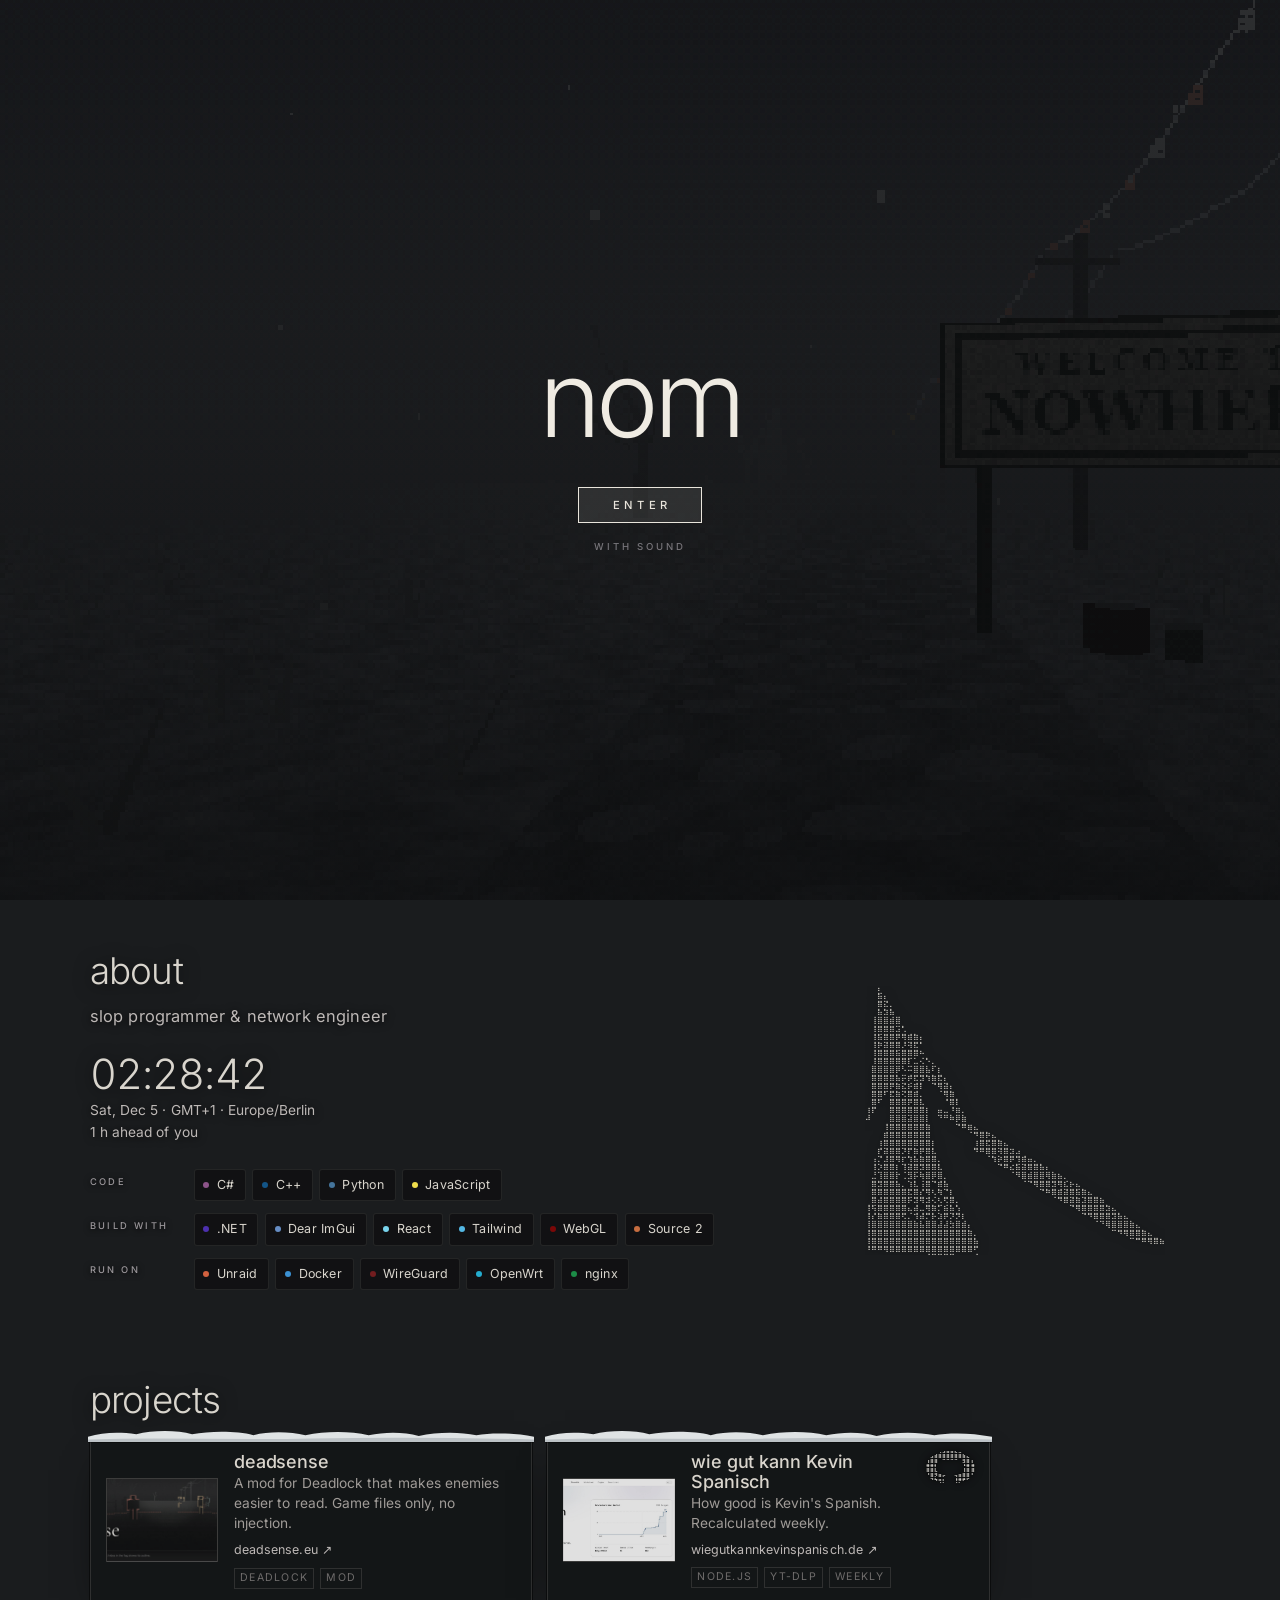
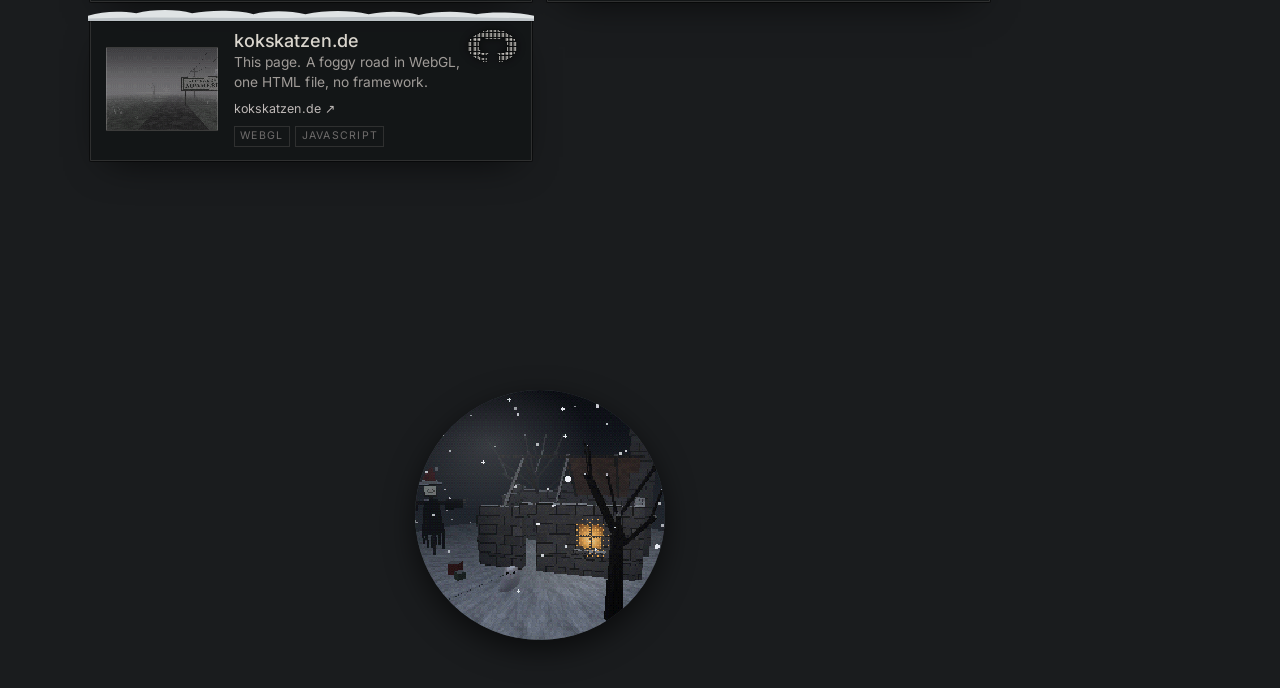
<file: index.html>
<!doctype html>
<html lang="en" data-fog-season="fog" data-fog-noise="on" data-fog-world="fog">
<head>
<meta charset="utf-8">
<meta name="viewport" content="width=device-width, initial-scale=1">
<title>nom</title>
<meta name="description" content="deadsense and wie gut kann Kevin Spanisch.">
<meta name="color-scheme" content="dark">
<meta name="theme-color" content="#1a1c1e">
<meta property="og:title" content="nom">
<meta property="og:type" content="website">
<meta property="og:url" content="https://kokskatzen.de/">
<link rel="icon" href="data:image/svg+xml,%3Csvg xmlns='http://www.w3.org/2000/svg' viewBox='0 0 32 32'%3E%3Crect width='32' height='32' fill='%231a1c1e'/%3E%3Cpath d='M6 27V9l6.5 5.5h7L26 9v18z' fill='%23bdb8b6'/%3E%3Crect x='22' y='22' width='6' height='6' fill='%23b5121b'/%3E%3C/svg%3E">
<link rel="preload" as="font" type="font/woff2" href="fog/fonts/sans.woff2" crossorigin>
<link rel="stylesheet" href="fog/fog.css?v=6">
<!-- THE SWITCH for the December edition on this site: "auto" (1 to 26 December), "on" or "off".
     Per device: add ?season=xmas / ?season=fog / ?season=auto -->
<script>window.FOG = { site: "landing", season: "on", options: false };</script>
<script src="fog/fog.js?v=1"></script>
<style>
/* landing page — the road into town. Kit: fog/fog.css. This sheet is layout only. */
html{ scroll-behavior:smooth; background:#1a1c1e; }
html[data-fog-noise="off"]{ scroll-behavior:auto; }
body.fg-root{ min-height:100vh; overflow-x:hidden; background:transparent; }
.fg-backdrop{ z-index:-1; }
/* the still stays underneath until the live scene has drawn */
.fg-scene{ background-image:url(stills/road.png); }
html[data-fog-season="xmas"] .fg-scene{ background-image:url(stills/road-xmas.png); }

.skip{ position:absolute; left:-999px; } .skip:focus{ left:12px; top:12px; z-index:99; background:#000; padding:.4em .8em; }

/* ------------------------------------------------------------ top bar */
.top{ position:fixed; z-index:40; inset:0 0 auto 0; display:flex; align-items:center; justify-content:space-between; gap:1rem;
  padding:.75rem clamp(1rem,4vw,3rem); background:linear-gradient(180deg, rgba(10,11,12,.72), rgba(10,11,12,0)); }
.top .brand{ font-family:var(--fg-serif); font-weight:500; font-size:1.45rem; letter-spacing:.03em; color:var(--fg-fog-3); text-decoration:none; }
.top nav{ display:flex; gap:clamp(.9rem,2.4vw,1.8rem); }
.top nav a{ font-family:var(--fg-sans); font-weight:500; font-size:.68rem; letter-spacing:.24em; text-transform:uppercase; color:var(--fg-fog-3); text-shadow:0 1px 6px rgba(0,0,0,.8); }

main{ position:relative; }
section{ position:relative; min-height:100vh; min-height:100svh; padding:6.5rem clamp(1.1rem,7vw,6.5rem) 5rem; display:flex; flex-direction:column; justify-content:center; }
.col{ width:min(100%,560px); }
.wide{ width:min(100%,1040px); }
h2{ font-weight:300 !important; font-size:clamp(2.6rem,6vw,4rem); text-transform:lowercase; margin:0 0 1.4rem !important; text-shadow:0 2px 18px rgba(0,0,0,.65); }
h2 small{ display:block; margin-bottom:.5rem; }

/* sections come out of the fog, once */
.js .emerge{ opacity:0; filter:blur(7px); transform:translateY(10px); transition:opacity 1.1s ease, filter 1.1s ease, transform 1.1s ease; }
.js .emerge.in{ opacity:1; filter:none; transform:none; }
html[data-fog-noise="off"] .emerge,html[data-fog-noise="low"] .emerge{ opacity:1 !important; filter:none !important; transform:none !important; transition:none !important; }

/* -------------------------------------------------------- title screen */
#home{ justify-content:flex-end; padding-bottom:clamp(3.5rem,10vh,7rem); }
#home::before{ content:""; position:absolute; inset:0; pointer-events:none; background:radial-gradient(62% 36% at 12% 63%, rgba(10,11,12,.6), transparent 100%); }
#home > *{ position:relative; }
.kicker{ margin:0; color:var(--fg-fog-3); font-weight:500; font-size:.66rem; letter-spacing:.42em; text-transform:uppercase; text-shadow:0 1px 8px #000; }
h1{ font-weight:300 !important; font-size:clamp(3.6rem,12.5vw,8.4rem); letter-spacing:-.01em !important; line-height:.95 !important; color:#efebe2 !important; text-shadow:0 2px 26px rgba(0,0,0,.7); margin:.05em 0 .12em -.04em !important; }
.epigraph{ margin:0 0 1.7rem; font-family:var(--fg-serif); font-style:italic; font-size:1.5rem; color:var(--fg-fog-3); text-shadow:0 1px 10px #000; }
.menu{ list-style:none; margin:0; padding:0; display:grid; gap:.1rem; justify-items:start; }
.menu a{ display:inline-block; padding:.12em .1em; font-size:1.75rem; font-weight:400; letter-spacing:.02em; color:#d2cec6; text-shadow:0 1px 10px #000; }
.menu a small{ font-family:var(--fg-memo); font-size:.7rem; letter-spacing:.14em; color:var(--fg-fog-2); margin-left:.9em; text-transform:uppercase; }
.meta{ margin:1.8rem 0 0; display:flex; gap:.9em; align-items:center; font-weight:500; font-size:.66rem; letter-spacing:.28em; text-transform:uppercase; color:var(--fg-fog-3); text-shadow:0 1px 8px #000; }
.meta i{ width:.55em; height:.55em; background:var(--fg-fog-2); display:inline-block; }

/* --------------------------------------------------------------- about */
.who{ display:flex; gap:1.1rem; align-items:center; }
.who .pfp{ flex:none; width:64px; height:64px; background:var(--fg-void); border:1px solid var(--fg-line-strong); display:grid; place-items:center; }
.who .pfp svg{ width:44px; height:44px; }
.who .t{ font-family:var(--fg-serif); font-size:1.8rem; line-height:1.2; }
.who .s{ font-size:.9rem; color:var(--fg-dim); }
.who .s a{ color:var(--fg-fog-3); }
.stack{ display:grid; gap:1rem; }
/* the Wood Side clock: Henry, Mildred and Scott */
.clockcard{ display:flex; gap:1.3rem; align-items:center; }
.clock{ flex:none; width:118px; height:118px; }
.clock .face{ fill:#0c0d0e; stroke:#5a5c5b; stroke-width:1.5; }
.clock .rim{ fill:none; stroke:#2c2f30; stroke-width:5; }
.clock .tick{ stroke:#8a8782; stroke-width:1.4; }
.clock .h{ stroke:#d9d5cd; stroke-width:3.4; stroke-linecap:square; }
.clock .m{ stroke:#d9d5cd; stroke-width:2.2; stroke-linecap:square; }
.clock .sec{ stroke:var(--fg-pen); stroke-width:1; }
.clock text{ font:italic 6.5px var(--fg-serif); fill:#77757a; text-anchor:middle; }
.clockcard .t{ font-family:var(--fg-sans); font-weight:300; font-size:1.9rem; line-height:1.15; letter-spacing:.04em; font-variant-numeric:tabular-nums; }
.clockcard .s{ font-size:.86rem; color:var(--fg-dim); }
.clockcard .hands{ margin-top:.5rem; font-family:var(--fg-serif); font-style:italic; font-size:1.1rem; color:var(--fg-faint); }
.inv h3{ font-size:1.05rem !important; letter-spacing:.2em !important; text-transform:uppercase; color:var(--fg-dim) !important; font-family:var(--fg-memo) !important; font-size:.72rem !important; margin:0 0 .8rem !important; }

/* ------------------------------------------------------------ projects */
.town{ display:grid; grid-template-columns:minmax(0,1.08fr) minmax(0,1fr); gap:1.3rem; align-items:start; }
.map{ padding:.7rem .7rem .5rem; transform:rotate(-.5deg); }
.map svg{ display:block; width:100%; height:auto; }
.map .ink{ fill:none; stroke:#2a2722; stroke-linecap:round; stroke-linejoin:round; }
.map .road{ stroke-width:5; stroke:#3b372f; } .map .road2{ stroke-width:1.2; stroke:#cdc6b1; stroke-dasharray:5 5; }
.map .lane{ stroke-width:2.2; }
.map .water{ fill:#aeb0a4; stroke:#2a2722; stroke-width:1.2; }
.map .thin{ stroke-width:1; } .map .fillink{ fill:#2a2722; }
.map text{ font-family:var(--fg-memo); font-size:13px; fill:#2a2722; }
.map text.sm{ font-size:9.5px; letter-spacing:.12em; }
.map text.pen{ font-family:var(--fg-serif); font-style:italic; font-size:17px; fill:var(--fg-pen); }
.map a{ cursor:pointer; outline:none; }
.map a text{ font-weight:700; font-size:14px; }
.map .ring{ fill:none; stroke:var(--fg-pen); stroke-width:2.4; stroke-linecap:round; stroke-dasharray:1; stroke-dashoffset:1; transition:stroke-dashoffset .4s ease-out; }
.map a:hover .ring,.map a:focus-visible .ring,.map a.is-marked .ring{ stroke-dashoffset:0; }
html[data-fog-noise="off"] .map .ring{ transition:none; }
.map .tick{ fill:none; stroke:var(--fg-pen); stroke-width:2.4; stroke-linecap:round; display:none; }
.map a.is-visited .tick{ display:block; }
.map figcaption{ margin-top:.3rem; font-size:.7rem; letter-spacing:.16em; text-transform:uppercase; color:#5a5446; text-align:right; }
.places{ display:grid; gap:.9rem; }
.proj{ display:grid !important; grid-template-columns:112px 1fr; gap:1rem; align-items:center; padding:.8rem .95rem !important; }
.proj .shot{ width:112px; height:84px; background:#000 center/cover no-repeat; border:1px solid var(--fg-line-strong); filter:grayscale(.6) contrast(.95) brightness(.9); transition:filter .25s; }
.proj:hover .shot,.proj:focus-visible .shot{ filter:none; }
.proj h3{ font-size:1.7rem; margin:0 0 .15rem !important; }
.proj p{ margin:0 0 .4rem; font-size:.86rem; line-height:1.45; color:var(--fg-dim); }
.proj .url{ font-size:.78rem; color:var(--fg-fog-3); word-break:break-all; }
.proj .tags{ display:flex; flex-wrap:wrap; gap:.35rem; margin-top:.45rem; }
.proj .tags span{ font-size:.66rem; letter-spacing:.12em; text-transform:uppercase; color:var(--fg-faint); border:1px solid var(--fg-line); padding:.1em .5em; }
.proj.is-visited h3::after{ content:""; display:inline-block; width:.8em; height:.8em; margin-left:.4em; background:var(--fg-pen-tick) center/contain no-repeat; }

/* ---------------------------------------------------------------- mail */
#letter{ min-height:78vh; }
.letter{ width:min(100%,470px); padding:1.6rem 1.7rem 1.4rem; transform:rotate(.6deg); }
.letter p{ margin:0 0 .9rem; font-size:1.15rem; line-height:1.5; }
.letter .hand{ font-family:var(--fg-serif); font-style:italic; font-size:1.8rem; line-height:1.4; }
.letter .fg-btn{ margin-top:.3rem; }
.links{ margin-top:1.6rem; display:flex; gap:.7rem; flex-wrap:wrap; }

/* ------------------------------------------------------------ December */
#december{ min-height:auto; padding-top:2rem; padding-bottom:3rem; }
.dec{ display:grid; grid-template-columns:minmax(0,1.25fr) minmax(0,.75fr); gap:1.3rem; align-items:center; }
.keybox{ padding:1.1rem 1.1rem 1.2rem; background:#231d18; border:1px solid #4a3d30; box-shadow:inset 0 0 0 4px #17130f, inset 0 0 40px rgba(0,0,0,.7), 0 14px 40px -18px #000; }
.keybox h3{ font-family:var(--fg-memo) !important; font-size:.72rem !important; letter-spacing:.2em !important; text-transform:uppercase; color:#b9a98c !important; margin:0 0 .9rem !important; }
.hooks{ display:grid; grid-template-columns:repeat(6,1fr); gap:.5rem .4rem; }
.hook{ position:relative; display:grid; justify-items:center; gap:.1rem; padding:.25rem 0 .3rem; font:inherit; color:#b9a98c; background:none; border:0; cursor:pointer; }
.hook b{ font-family:var(--fg-memo); font-size:.72rem; font-weight:400; letter-spacing:.06em; }
.hook svg{ width:22px; height:34px; }
.hook .key{ fill:var(--fg-brass); } .hook .nail{ fill:#6b6258; }
.hook.is-locked{ color:#6d6152; } .hook.is-locked .key{ fill:#3a322a; }
.hook.is-taken .key{ display:none; }
.hook.is-taken b{ color:var(--fg-pen); text-decoration:line-through; }
.hook:hover b,.hook:focus-visible b{ color:#f1ede4; } .hook:focus-visible{ outline:1px dashed var(--fg-pen); outline-offset:2px; }
.globe{ justify-self:center; text-align:center; }
.globe .glass{ position:relative; width:min(62vw,250px); aspect-ratio:1; border-radius:50%; overflow:hidden; background:#10151a; box-shadow:inset 0 0 0 2px rgba(210,225,235,.25), inset 12px 16px 40px rgba(255,255,255,.08), inset -14px -18px 40px rgba(0,0,0,.55), 0 10px 30px rgba(0,0,0,.6); }
.globe .glass canvas{ position:absolute; inset:0; width:100%; height:100%; image-rendering:pixelated; }
.globe .glass::after{ content:""; position:absolute; inset:0; border-radius:50%; background:radial-gradient(60% 40% at 30% 22%, rgba(255,255,255,.16), transparent 70%); pointer-events:none; }
.globe .base{ width:72%; height:38px; margin:-10px auto 0; background:#2b2119; border:1px solid #57442f; box-shadow:inset 0 0 0 3px #1c1510; position:relative; z-index:1; }
.globe .fg-label{ display:block; margin-top:.6rem; color:var(--fg-fog-2); }
.note{ width:min(92vw,430px); padding:1.6rem 1.6rem 1.2rem; border:0; }
.note::backdrop{ background:rgba(8,9,10,.72); }
.note p{ margin:0 0 1rem; font-size:1.3rem; line-height:1.4; }
.note cite{ display:block; font-family:var(--fg-sans); font-style:normal; font-size:.7rem; letter-spacing:.08em; color:#5a5446; margin-bottom:1rem; }

footer{ padding:1.5rem clamp(1.1rem,7vw,6.5rem) 2.2rem; font-size:.74rem; line-height:1.7; color:var(--fg-fog-2); background:linear-gradient(0deg, rgba(10,11,12,.94) 60%, transparent); text-shadow:0 1px 4px #000; }
footer a{ color:var(--fg-fog-3); }
footer .fg-link{ font-family:var(--fg-sans); font-weight:500; font-size:.64rem; letter-spacing:.22em; text-transform:uppercase; }
footer p{ margin:.2rem 0; max-width:64ch; }

@media (max-width:860px){
  .town,.dec{ grid-template-columns:1fr; }
  .top .brand{ display:none; } .top{ justify-content:center; }
  section{ padding-top:5rem; }
  .clock{ width:96px; height:96px; }
}
@media (max-width:480px){
  .proj{ grid-template-columns:84px 1fr; } .proj .shot{ width:84px; height:66px; }
  .menu a{ font-size:1.3rem; }
  .hooks{ grid-template-columns:repeat(6,1fr); gap:.35rem .1rem; }
}

/* ---- sleek pass (14.11.2026): one sans, no red underlines, short page ---- */
:root{ --fg-serif:var(--fg-sans); }
.fg-root .fg-link{ background:none; padding-bottom:0; font-weight:400; transition:color .18s; }
.top{ justify-content:space-between; }
.top nav a{ color:var(--fg-fog-2); }
.top nav a:hover,.top nav a[aria-current]{ color:#fff; }
section{ min-height:0; padding:3.2rem clamp(1.1rem,7vw,6.5rem) 2.4rem; }
#home{ min-height:100vh; min-height:100svh; }
#projects{ padding-bottom:22vh; }
.kicker{ font-size:.62rem; }
h1{ font-weight:300 !important; font-size:clamp(3rem,10vw,6.6rem); letter-spacing:-.045em !important; line-height:1 !important; margin:.08em 0 .2em -.05em !important; }
h2{ font-weight:300 !important; font-size:clamp(1.7rem,3.6vw,2.3rem); letter-spacing:-.02em !important; margin:0 0 1.1rem !important; }
.epigraph{ font-style:normal; font-weight:300; font-size:.98rem; letter-spacing:.01em; color:var(--fg-fog-2); margin-bottom:2rem; }
.menu{ gap:.35rem; }
.menu a{ font-size:1.05rem; font-weight:400; letter-spacing:.01em; padding:.1em 0; color:#cfcbc4; }
.menu a:hover,.menu a:focus-visible{ color:#fff; }
.clockcard .hands{ font-style:normal; font-size:.66rem; font-weight:500; letter-spacing:.2em; text-transform:uppercase; }
.clock text{ font:500 5px var(--fg-sans); letter-spacing:.18em; text-transform:uppercase; }
.clock .sec{ stroke:#9a969a; }
.wide{ width:min(100%,900px); }
.town{ display:block; }
.places{ grid-template-columns:1fr 1fr; }
.proj h3{ font-size:1.12rem; font-weight:500; letter-spacing:-.005em; }
.js .emerge{ filter:none; transform:none; transition:opacity .5s ease; }
.js .emerge.in{ opacity:1; }
@media (max-width:860px){ .places{ grid-template-columns:1fr; } .top{ justify-content:center; } }
/* ---- leaner (14.11.2026): time as one line, stack without a frame ---- */
h1{ margin-bottom:.35em !important; }
.clockcard{ background:none; border:0; box-shadow:none; padding:0; display:block; }
html[data-fog-season="xmas"] .clockcard::before{ display:none; }
.clockcard .t{ font-size:2.6rem; font-weight:300; letter-spacing:-.02em; text-shadow:0 2px 16px rgba(0,0,0,.7); }
.clockcard .s{ color:var(--fg-fog-3); text-shadow:0 1px 8px #000; }
.inv{ background:none; border:0; box-shadow:none; padding:0; }
html[data-fog-season="xmas"] .inv::before{ display:none; }
.inv h3{ display:none; }
.fg-item{ background:rgba(10,11,12,.6); }
/* ---- 14.11.2026: the owner line and the figure ---- */
.role{ margin:-.4rem 0 1.4rem; font-size:1.02rem; font-weight:400; letter-spacing:.01em; color:var(--fg-fog-3); text-shadow:0 1px 8px #000; }
#about{ flex-direction:row; flex-wrap:wrap; align-items:center; justify-content:flex-start; gap:2rem clamp(2rem,9vw,8rem); }
.him{ margin:0; font:8px/1.02 "Cascadia Mono","Segoe UI Symbol",Consolas,monospace; letter-spacing:0; color:#d9d5cd; opacity:.62; user-select:none; pointer-events:none; text-shadow:0 0 12px rgba(0,0,0,.8); }
.dec{ grid-template-columns:1fr; }
@media (max-width:860px){ .him{ font-size:4.4px; opacity:.5; } }
.figs{ display:flex; align-items:flex-end; gap:clamp(1.2rem,3vw,2.6rem); }
.dc{ display:flex; align-items:center; gap:.9rem; margin-bottom:.4rem; color:#d9d5cd; text-shadow:0 1px 8px #000; }
.dc pre{ margin:0; font:7px/1.02 "Cascadia Mono","Segoe UI Symbol",Consolas,monospace; opacity:.7; user-select:none; }
.dc span{ font-size:1.05rem; letter-spacing:.01em; user-select:all; }
.dc small{ display:block; font-size:.6rem; font-weight:500; letter-spacing:.24em; text-transform:uppercase; color:var(--fg-fog-2); user-select:none; }
@media (max-width:860px){ .figs{ flex-wrap:wrap; } .dc pre{ font-size:5px; } }
/* background music toggle */
.snd{ font:500 .68rem var(--fg-sans); letter-spacing:.24em; text-transform:uppercase; color:var(--fg-fog-2); background:none; border:0; padding:0; cursor:pointer; text-shadow:0 1px 6px rgba(0,0,0,.8); }
.snd:hover,.snd:focus-visible{ color:#fff; outline:none; }
.snd[aria-pressed="false"]{ color:var(--fg-fog-1); }
.dcm{ display:flex; align-items:center; gap:.6rem; padding:.1em 0; font-size:1.05rem; letter-spacing:.01em; color:#cfcbc4; text-shadow:0 1px 10px #000; }
.dcm span{ user-select:all; }
.dcm pre{ margin:0; font:4px/1.02 "Cascadia Mono","Segoe UI Symbol",Consolas,monospace; opacity:.75; user-select:none; }
/* enter screen: the fog before the road */
html.gated{ overflow:hidden; }
#gate{ position:fixed; inset:0; z-index:200; display:grid; place-items:center; cursor:pointer;
  background:linear-gradient(rgba(9,10,11,.78),rgba(9,10,11,.93)), url(stills/road.png) center/cover no-repeat #0b0c0d; image-rendering:pixelated;
  transition:opacity 1s ease, visibility 0s 1s; }
html[data-fog-season="xmas"] #gate{ background-image:linear-gradient(rgba(9,10,11,.78),rgba(9,10,11,.93)), url(stills/road-xmas.png); }
#gate.gone{ opacity:0; visibility:hidden; pointer-events:none; }
.gate-in{ text-align:center; image-rendering:auto; }
.gate-name{ margin:0; font-weight:300; font-size:clamp(3rem,10vw,6.6rem); letter-spacing:-.045em; line-height:1; color:#efebe2; }
.gate-btn{ margin-top:2.2rem; padding:.9em 2.6em; font:500 .7rem var(--fg-sans); letter-spacing:.42em; text-indent:.42em; text-transform:uppercase; color:#e9e5dc; background:none; border:1px solid rgba(233,229,220,.35); cursor:pointer; transition:background-color .2s, border-color .2s; }
.gate-btn:hover,.gate-btn:focus-visible{ background:rgba(233,229,220,.1); border-color:#e9e5dc; outline:none; }
.gate-hint{ margin:1rem 0 0; font-size:.6rem; font-weight:500; letter-spacing:.3em; text-transform:uppercase; color:var(--fg-fog-1); }
html[data-fog-noise="off"] #gate{ transition:none; }
@media (prefers-reduced-motion: reduce){ #gate{ transition:none; } }
.volbox{ display:inline-flex; align-items:center; gap:.9em; }
.vol{ font:500 .8rem/1 "Cascadia Mono",Consolas,"Courier New",monospace; letter-spacing:.06em; color:#e9e5dc; cursor:ew-resize; user-select:none; touch-action:none; padding:.5em 0; text-shadow:0 1px 6px rgba(0,0,0,.8); }
.vol.off{ color:var(--fg-fog-1); }
.vol:focus-visible{ outline:1px solid var(--fg-fog-3); outline-offset:3px; }
.vol{ font-size:.86rem; letter-spacing:0; }
.snd{ min-width:3.6em; text-align:left; }
.volnum{ font:500 .68rem var(--fg-sans); letter-spacing:.14em; color:var(--fg-fog-2); min-width:2em; text-shadow:0 1px 6px rgba(0,0,0,.8); }
.volbox{ gap:.7em; }
@media (max-width:860px){ .top{ justify-content:space-between !important; } }
@media (max-width:480px){ .top nav{ gap:.7rem; } .top nav a{ font-size:.6rem; letter-spacing:.16em; } .volnum,.snd{ display:none; } .vol{ font-size:.72rem; } }
/* perf (14.11.2026): the fixed backdrop gets its own compositor layer, so scrolling never repaints it;
   off-screen sections skip layout and paint */
.fg-backdrop{ transform:translateZ(0); will-change:transform; contain:strict; }
#projects,#december{ content-visibility:auto; contain-intrinsic-size:auto 700px; }
.him,.dc pre,.dcm pre{ contain:content; }
/* stack (14.11.2026): grouped, glass chips */
.inv{ display:grid; gap:.75rem; margin-top:.6rem; }
.tech{ display:grid; grid-template-columns:5.6rem 1fr; gap:.9rem; align-items:start; }
.tech .tl{ padding-top:.62em; font-size:.58rem; font-weight:500; letter-spacing:.26em; text-transform:uppercase; color:var(--fg-fog-2); text-shadow:0 1px 6px #000; }
.inv .fg-inventory{ gap:.4rem; }
.inv .fg-item{ gap:.6em; padding:.42em .85em .42em .7em; font-size:.78rem; letter-spacing:.02em; color:#d9d5cd; background:rgba(14,15,16,.72); border:1px solid rgba(233,229,220,.09); border-radius:3px;
  transition:border-color .2s, color .2s, background-color .2s; }
.inv .fg-item::before{ width:6px; height:6px; border-radius:50%; filter:saturate(.75); box-shadow:0 0 0 0 transparent; transition:box-shadow .2s, filter .2s; }
.inv .fg-item:hover{ color:#fff; background:rgba(22,23,25,.7); border-color:rgba(233,229,220,.22); }
.inv .fg-item:hover::before{ filter:none; box-shadow:0 0 8px var(--fg-c); }
#about .col{ width:min(100%,660px); }
@media (max-width:480px){ .tech{ grid-template-columns:1fr; gap:.35rem; } .tech .tl{ padding-top:0; } }
/* project cards with a GitHub mark (outside the card link: links cannot nest) */
.pw{ position:relative; display:grid; }
.pw.has-gh .proj{ padding-right:3.3rem !important; }
.gh{ position:absolute; top:.7rem; right:.75rem; z-index:2; padding:3px; color:#f4f1ea; opacity:.85; transition:opacity .18s, filter .18s; text-decoration:none; filter:drop-shadow(0 0 1px #000) drop-shadow(0 0 4px rgba(0,0,0,.9)); }
.gh pre{ margin:0; font:4.6px/1.02 "Cascadia Mono","Segoe UI Symbol",Consolas,monospace; font-weight:700; user-select:none; }
.gh:hover,.gh:focus-visible{ opacity:1; filter:drop-shadow(0 0 1px #000) drop-shadow(0 0 6px rgba(244,241,234,.45)); }
</style>
</head>
<body class="fg-root">
<a class="skip" href="#about">Skip to content</a>

<div id="gate" role="dialog" aria-label="Enter">
  <div class="gate-in">
    <p class="gate-name">nom</p>
    <button type="button" class="gate-btn">enter</button>
    <p class="gate-hint">with sound</p>
  </div>
</div>

<div class="fg-backdrop" aria-hidden="true">
  <canvas class="fg-scene" data-fog-scene="road" data-fog-sign="WELCOME TO|NOWHERE" data-fog-cat="cat.bin"></canvas>
</div>

<header class="top">
  <span class="volbox"><button class="snd" id="snd" type="button" aria-pressed="true" title="Mute / unmute">vol</button><span class="vol" id="vol" role="slider" tabindex="0" aria-label="Volume" aria-valuemin="0" aria-valuemax="100" aria-valuenow="40">━━━━●──────</span><span class="volnum" id="volnum" aria-hidden="true">40</span></span>
  <nav aria-label="Sections">
    <a class="fg-link" href="#home">home</a>
    <a class="fg-link" href="#about">about</a>
    <a class="fg-link" href="#projects">projects</a>
  </nav>
</header>

<main>
<section id="home">
  <div class="col">
    <h1>nom</h1>
    <ul class="menu">
      <li><a class="fg-link" href="#about">About</a></li>
      <li><a class="fg-link" href="#projects">Projects</a></li>
      <li><a class="fg-link" href="https://github.com/nomfpv">GitHub</a></li>
      <li><a class="fg-link" href="mailto:nomsec@proton.me">Mail</a></li>
      <li class="dcm" title="Discord"><span>nom787</span><pre aria-hidden="true">⠀⠀⣠⣶⣾⣿⣤⣶⣶⣤⣿⣷⣶⣄⠀⠀
⠀⣼⣿⣿⣿⣿⣿⣿⣿⣿⣿⣿⣿⣿⣧⠀
⢰⣿⣿⣿⠟⠛⢿⣿⣿⡿⠛⠻⣿⣿⣿⡆
⣿⣿⣿⣿⡀⠀⢨⣿⣿⡅⠀⢀⣿⣿⣿⣿
⣿⣿⣿⣿⣿⣿⣿⣿⣿⣿⣿⣿⣿⣿⣿⣿
⠈⠙⠿⢿⡖⠈⠉⠉⠉⠉⠁⢲⡿⠿⠋⠁</pre></li>
    </ul>
    <p class="meta"><span>germany</span><i></i><span id="metatime">--:--</span></p>
  </div>
</section>

<section id="about">
  <div class="col">
    <h2 class="emerge">about</h2>
    <p class="role emerge">slop programmer &amp; network engineer</p>
    <div class="stack">
      <div class="fg-card clockcard emerge">
        <div>
          <div class="t" id="ctime">--:--:--</div>
          <div class="s" id="cdate">&nbsp;</div>
          <div class="s" id="crel">&nbsp;</div>
        </div>
      </div>
      <div class="fg-card inv emerge">
        <h3>Stack</h3>
        <div class="tech"><span class="tl">code</span><ul class="fg-inventory"><li class="fg-item" style="--fg-c:#9b4f96">C#</li><li class="fg-item" style="--fg-c:#00599c">C++</li><li class="fg-item" style="--fg-c:#3776ab">Python</li><li class="fg-item" style="--fg-c:#f7df1e">JavaScript</li></ul></div>
        <div class="tech"><span class="tl">build with</span><ul class="fg-inventory"><li class="fg-item" style="--fg-c:#512bd4">.NET</li><li class="fg-item" style="--fg-c:#5a8fd8">Dear ImGui</li><li class="fg-item" style="--fg-c:#61dafb">React</li><li class="fg-item" style="--fg-c:#38bdf8">Tailwind</li><li class="fg-item" style="--fg-c:#990000">WebGL</li><li class="fg-item" style="--fg-c:#e0682b">Source 2</li></ul></div>
        <div class="tech"><span class="tl">run on</span><ul class="fg-inventory"><li class="fg-item" style="--fg-c:#f15a2c">Unraid</li><li class="fg-item" style="--fg-c:#2496ed">Docker</li><li class="fg-item" style="--fg-c:#88171a">WireGuard</li><li class="fg-item" style="--fg-c:#00b5e2">OpenWrt</li><li class="fg-item" style="--fg-c:#009639">nginx</li></ul></div>
      </div>
    </div>
  </div>
  <div class="figs">
  <pre class="him emerge" aria-hidden="true">⠀⠀⣆⠀⠀⠀⠀⠀⠀⠀⠀⠀⠀⠀⠀⠀⠀⠀⠀⠀⠀⠀⠀⠀⠀⠀⠀⠀⠀⠀⠀⠀⠀⠀⠀⠀⠀⠀⠀⠀⠀⠀⠀⠀⠀⠀⠀⠀⠀⠀
⠀⠀⣷⣆⠀⠀⠀⠀⠀⠀⠀⠀⠀⠀⠀⠀⠀⠀⠀⠀⠀⠀⠀⠀⠀⠀⠀⠀⠀⠀⠀⠀⠀⠀⠀⠀⠀⠀⠀⠀⠀⠀⠀⠀⠀⠀⠀⠀⠀⠀
⠀⠀⡿⡮⡄⠀⠀⠀⠀⠀⠀⠀⠀⠀⠀⠀⠀⠀⠀⠀⠀⠀⠀⠀⠀⠀⠀⠀⠀⠀⠀⠀⠀⠀⠀⠀⠀⠀⠀⠀⠀⠀⠀⠀⠀⠀⠀⠀⠀⠀
⠀⢀⣷⣽⢷⣀⠀⠀⠀⠀⠀⠀⠀⠀⠀⠀⠀⠀⠀⠀⠀⠀⠀⠀⠀⠀⠀⠀⠀⠀⠀⠀⠀⠀⠀⠀⠀⠀⠀⠀⠀⠀⠀⠀⠀⠀⠀⠀⠀⠀
⠀⢸⣿⣿⣿⣿⡀⠀⠀⠀⠀⠀⠀⠀⠀⠀⠀⠀⠀⠀⠀⠀⠀⠀⠀⠀⠀⠀⠀⠀⠀⠀⠀⠀⠀⠀⠀⠀⠀⠀⠀⠀⠀⠀⠀⠀⠀⠀⠀⠀
⠀⢸⣿⣿⣿⣴⣡⢀⡀⠀⠀⠀⠀⠀⠀⠀⠀⠀⠀⠀⠀⠀⠀⠀⠀⠀⠀⠀⠀⠀⠀⠀⠀⠀⠀⠀⠀⠀⠀⠀⠀⠀⠀⠀⠀⠀⠀⠀⠀⠀
⠀⢸⡷⣿⣿⣟⢻⣿⣿⡆⠀⠀⠀⠀⠀⠀⠀⠀⠀⠀⠀⠀⠀⠀⠀⠀⠀⠀⠀⠀⠀⠀⠀⠀⠀⠀⠀⠀⠀⠀⠀⠀⠀⠀⠀⠀⠀⠀⠀⠀
⠀⢸⣟⣾⣿⣿⣜⣺⣯⠁⠀⠀⠀⠀⠀⠀⠀⠀⠀⠀⠀⠀⠀⠀⠀⠀⠀⠀⠀⠀⠀⠀⠀⠀⠀⠀⠀⠀⠀⠀⠀⠀⠀⠀⠀⠀⠀⠀⠀⠀
⠀⢸⣿⣿⣿⣷⣿⣿⡿⢓⡀⠀⠀⠀⠀⠀⠀⠀⠀⠀⠀⠀⠀⠀⠀⠀⠀⠀⠀⠀⠀⠀⠀⠀⠀⠀⠀⠀⠀⠀⠀⠀⠀⠀⠀⠀⠀⠀⠀⠀
⠀⣸⣿⣿⣿⣿⡿⣇⣤⣢⡑⣄⠀⠀⠀⠀⠀⠀⠀⠀⠀⠀⠀⠀⠀⠀⠀⠀⠀⠀⠀⠀⠀⠀⠀⠀⠀⠀⠀⠀⠀⠀⠀⠀⠀⠀⠀⠀⠀⠀
⠀⣿⣿⣿⣿⡟⣑⢒⣿⣿⡷⡃⣇⠀⠀⠀⠀⠀⠀⠀⠀⠀⠀⠀⠀⠀⠀⠀⠀⠀⠀⠀⠀⠀⠀⠀⠀⠀⠀⠀⠀⠀⠀⠀⠀⠀⠀⠀⠀⠀
⠀⣿⣿⣿⣿⡷⣖⢟⢯⡽⠹⣿⣯⣆⠀⠀⠀⠀⠀⠀⠀⠀⠀⠀⠀⠀⠀⠀⠀⠀⠀⠀⠀⠀⠀⠀⠀⠀⠀⠀⠀⠀⠀⠀⠀⠀⠀⠀⠀⠀
⠀⣿⣿⣿⣟⡿⣮⣗⢿⠇⠀⠈⢻⣾⡆⠀⠀⠀⠀⠀⠀⠀⠀⠀⠀⠀⠀⠀⠀⠀⠀⠀⠀⠀⠀⠀⠀⠀⠀⠀⠀⠀⠀⠀⠀⠀⠀⠀⠀⠀
⠀⣿⣿⠃⣯⣿⣪⣿⣿⡄⠀⠀⠀⢻⣿⡀⠀⠀⠀⠀⠀⠀⠀⠀⠀⠀⠀⠀⠀⠀⠀⠀⠀⠀⠀⠀⠀⠀⠀⠀⠀⠀⠀⠀⠀⠀⠀⠀⠀⠀
⠀⣿⠃⠀⣿⣿⣿⣟⣿⣧⠀⠀⠀⠈⢿⠇⠀⠀⠀⠀⠀⠀⠀⠀⠀⠀⠀⠀⠀⠀⠀⠀⠀⠀⠀⠀⠀⠀⠀⠀⠀⠀⠀⠀⠀⠀⠀⠀⠀⠀
⢸⠏⠀⠀⣿⣿⣿⣿⣿⣿⡇⠀⣶⣤⡘⣿⡄⠀⠀⠀⠀⠀⠀⠀⠀⠀⠀⠀⠀⠀⠀⠀⠀⠀⠀⠀⠀⠀⠀⠀⠀⠀⠀⠀⠀⠀⠀⠀⠀⠀
⠚⠀⠀⢀⣿⣿⣿⣾⣿⣿⡇⠀⠈⠉⠛⣟⣿⠀⠀⠀⠀⠀⠀⠀⠀⠀⠀⠀⠀⠀⠀⠀⠀⠀⠀⠀⠀⠀⠀⠀⠀⠀⠀⠀⠀⠀⠀⠀⠀⠀
⠀⠀⠀⢸⣿⣿⣿⣿⣿⣿⣿⠀⠀⠀⠀⠈⠛⢿⣦⣀⡀⠀⠀⠀⠀⠀⠀⠀⠀⠀⠀⠀⠀⠀⠀⠀⠀⠀⠀⠀⠀⠀⠀⠀⠀⠀⠀⠀⠀⠀
⠀⠀⠀⣿⣿⣿⣿⣿⣿⣿⣿⠀⠀⠀⠀⠀⠀⠀⠙⣿⣟⣦⡀⠀⠀⠀⠀⠀⠀⠀⠀⠀⠀⠀⠀⠀⠀⠀⠀⠀⠀⠀⠀⠀⠀⠀⠀⠀⠀⠀
⠀⠀⢸⣿⣿⣿⣿⣿⡿⣿⣿⡇⠀⠀⠀⠀⠀⠀⣸⣿⣯⣿⣿⣦⠀⠀⠀⠀⠀⠀⠀⠀⠀⠀⠀⠀⠀⠀⠀⠀⠀⠀⠀⠀⠀⠀⠀⠀⠀⠀
⠀⠀⣏⢾⣿⣿⠜⡏⡿⡟⣿⣧⠀⠀⠀⠀⠀⠀⠙⠛⢿⡿⡺⣿⣽⣴⢀⠀⠀⠀⠀⠀⠀⠀⠀⠀⠀⠀⠀⠀⠀⠀⠀⠀⠀⠀⠀⠀⠀⠀
⠀⢰⡌⣼⣿⠻⣏⣹⣷⣿⣿⣿⡄⠀⠀⠀⠀⠀⠀⠀⠀⠹⣞⣿⠟⣹⣿⣶⣄⡀⠀⠀⠀⠀⠀⠀⠀⠀⠀⠀⠀⠀⠀⠀⠀⠀⠀⠀⠀⠀
⠀⢸⣜⣿⣿⡇⢸⣾⣿⡽⣿⣿⣧⠀⠀⠀⠀⠀⠀⠀⠀⠀⠈⠛⢮⣷⣾⢿⣿⣷⣆⡀⠀⠀⠀⠀⠀⠀⠀⠀⠀⠀⠀⠀⠀⠀⠀⠀⠀⠀
⠀⣬⣸⣿⣿⡏⠠⡽⡗⢻⣿⣟⢿⡄⠀⠀⠀⠀⠀⠀⠀⠀⠀⠀⠀⠙⢿⣿⣿⣿⣻⣿⣷⢄⠀⠀⠀⠀⠀⠀⠀⠀⠀⠀⠀⠀⠀⠀⠀⠀
⠀⣿⣽⣿⣿⣷⣄⣸⣧⢰⣿⠈⡿⣷⠀⠀⠀⠀⠀⠀⠀⠀⠀⠀⠀⠀⠀⠈⠻⣿⡿⣽⢻⣧⣗⣦⡀⠀⠀⠀⠀⠀⠀⠀⠀⠀⠀⠀⠀⠀
⠀⣿⢿⣿⣿⣿⣿⣯⣿⣎⢻⢣⠻⣈⣇⠀⠀⠀⠀⠀⠀⠀⠀⠀⠀⠀⠀⠀⠀⠈⠛⢿⣿⣾⣿⡷⣿⣦⣀⠀⠀⠀⠀⠀⠀⠀⠀⠀⠀⠀
⢀⣿⣾⣿⣿⣿⣿⠗⢽⠻⣽⡢⣣⢫⡿⡄⠀⠀⠀⠀⠀⠀⠀⠀⠀⠀⠀⠀⠀⠀⠀⠀⠙⠿⣾⣿⣼⣿⣿⣷⡀⠀⠀⠀⠀⠀⠀⠀⠀⠀
⢸⢳⡿⣿⣿⣿⣿⢦⢾⢤⣻⡿⡅⣷⣷⣱⠀⠀⠀⠀⠀⠀⠀⠀⠀⠀⠀⠀⠀⠀⠀⠀⠀⠀⠈⠻⣿⣿⣿⣿⣽⣦⡀⠀⠀⠀⠀⠀⠀⠀
⢸⣎⣿⣿⣿⣿⣫⣄⡹⡾⣍⣗⢼⢟⡜⣝⢇⠀⠀⠀⠀⠀⠀⠀⠀⠀⠀⠀⠀⠀⠀⠀⠀⠀⠀⠀⠈⠙⢿⣿⣿⣽⣷⣦⡀⠀⠀⠀⠀⠀
⢸⣿⣿⣿⣿⣿⣿⣿⣿⣷⣿⣿⣾⣾⣽⣿⣿⡆⠀⠀⠀⠀⠀⠀⠀⠀⠀⠀⠀⠀⠀⠀⠀⠀⠀⠀⠀⠀⠀⠈⠻⣿⣿⣿⣿⣦⡀⠀⠀⠀
⢸⣿⣿⣿⣿⣿⣿⣿⣿⣿⣿⣿⣿⣿⣿⣿⣿⣿⡄⠀⠀⠀⠀⠀⠀⠀⠀⠀⠀⠀⠀⠀⠀⠀⠀⠀⠀⠀⠀⠀⠀⠀⠙⠻⣿⣿⣿⣦⣀⠀
⢸⣿⣿⣿⣿⣿⣿⣿⣿⣿⣿⣿⣿⣿⣿⣿⣿⣿⣷⠀⠀⠀⠀⠀⠀⠀⠀⠀⠀⠀⠀⠀⠀⠀⠀⠀⠀⠀⠀⠀⠀⠀⠀⠀⠀⠉⠛⠻⠿⠷
⠘⠛⠛⠻⠿⠿⠿⠿⠿⠿⢿⣿⣿⣿⣿⠿⠿⠿⢋⠀⠀⠀⠀⠀⠀⠀⠀⠀⠀⠀⠀⠀⠀⠀⠀⠀⠀⠀⠀⠀⠀⠀⠀⠀⠀⠀⠀⠀⠀⠀</pre>
  </div>
</section>

<section id="projects">
  <div class="wide">
    <h2 class="emerge">projects</h2>
    <div class="town">
      <div class="places">
        <div class="pw emerge">
        <a class="fg-card proj" data-place="deadsense" href="https://deadsense.eu">
          <div class="shot" style="background-image:url(img/deadsense.jpg)"></div>
          <div>
            <h3>deadsense</h3>
            <p>A mod for Deadlock that makes enemies easier to read. Game files only, no injection.</p>
            <div class="url">deadsense.eu &nearr;</div>
            <div class="tags"><span>Deadlock</span><span>Mod</span></div>
          </div>
        </a>
        </div>
        <div class="pw has-gh emerge">
        <a class="fg-card proj" data-place="spanisch" href="https://wiegutkannkevinspanisch.de">
          <div class="shot" style="background-image:url(img/spanisch.jpg);background-position:85% 40%"></div>
          <div>
            <h3>wie gut kann Kevin Spanisch</h3>
            <p>How good is Kevin's Spanish. Recalculated weekly.</p>
            <div class="url">wiegutkannkevinspanisch.de &nearr;</div>
            <div class="tags"><span>Node.js</span><span>yt-dlp</span><span>Weekly</span></div>
          </div>
        </a>
        <a class="gh" href="https://github.com/nomfpv/wiegutkannkevinspanish" title="Source on GitHub" aria-label="wie gut kann Kevin Spanisch on GitHub"><pre aria-hidden="true">⠀⠀⣠⣴⣾⣿⣿⣷⣶⣄⠀⠀
⢀⣾⣿⠛⠿⠿⠿⠿⠛⣿⣷⡀
⣼⣿⡟⠀⠀⠀⠀⠀⠀⢺⣿⣧
⣿⣿⡇⠀⠀⠀⠀⠀⠀⢨⣿⣿
⢻⣿⣷⣀⠀⠀⠀⠀⣀⣼⣿⡟
⠀⢿⣎⠛⠋⠀⠀⢹⣿⣿⡿⠀
⠀⠀⠙⠻⠇⠀⠀⠸⠟⠋⠀⠀</pre></a>
        </div>
        <div class="pw has-gh emerge">
        <a class="fg-card proj" data-place="site" href="https://kokskatzen.de">
          <div class="shot" style="background-image:url(stills/road.png);background-position:72% 45%;image-rendering:pixelated"></div>
          <div>
            <h3>kokskatzen.de</h3>
            <p>This page. A foggy road in WebGL, one HTML file, no framework.</p>
            <div class="url">kokskatzen.de &nearr;</div>
            <div class="tags"><span>WebGL</span><span>JavaScript</span></div>
          </div>
        </a>
        <a class="gh" href="https://github.com/nomfpv/kokskatzen.de" title="Source on GitHub" aria-label="kokskatzen.de on GitHub"><pre aria-hidden="true">⠀⠀⣠⣴⣾⣿⣿⣷⣶⣄⠀⠀
⢀⣾⣿⠛⠿⠿⠿⠿⠛⣿⣷⡀
⣼⣿⡟⠀⠀⠀⠀⠀⠀⢺⣿⣧
⣿⣿⡇⠀⠀⠀⠀⠀⠀⢨⣿⣿
⢻⣿⣷⣀⠀⠀⠀⠀⣀⣼⣿⡟
⠀⢿⣎⠛⠋⠀⠀⢹⣿⣿⡿⠀
⠀⠀⠙⠻⠇⠀⠀⠸⠟⠋⠀⠀</pre></a>
        </div>
      </div>
    </div>
  </div>
</section>

<section id="december" class="fg-xmas-only" aria-label="December">
  <div class="wide dec">
    <div class="globe emerge">
      <div class="glass"><canvas data-fog-scene="globe" data-fog-cat="cat.bin" aria-label="A snow globe with a cottage, a scarecrow and a cat" role="img"></canvas></div>
    </div>
  </div>
</section>

</main>

<dialog class="fg-card fg-card--memo fg-card--nosnow note" id="note"><p id="notetext"></p><cite id="notecite"></cite><button class="fg-btn fg-btn--paper" type="button" id="noteclose">Put it away</button></dialog>

<script>
(() => {
  "use strict";
  document.documentElement.classList.add("js");
  const $ = id => document.getElementById(id);
  const store = { get(k) { try { return JSON.parse(localStorage.getItem(k)) || []; } catch (e) { return []; } }, set(k, v) { try { localStorage.setItem(k, JSON.stringify(v)); } catch (e) {} } };

  // The clock (Europe/Berlin)
  const ticks = $("ticks");
  for (let i = 0; ticks && i < 12; i++) {
    const a = i * Math.PI / 6, r1 = i % 3 ? 39 : 35, l = document.createElementNS("http://www.w3.org/2000/svg", "line");
    l.setAttribute("class", "tick");
    l.setAttribute("x1", 50 + Math.sin(a) * r1); l.setAttribute("y1", 50 - Math.cos(a) * r1);
    l.setAttribute("x2", 50 + Math.sin(a) * 42); l.setAttribute("y2", 50 - Math.cos(a) * 42);
    ticks.appendChild(l);
  }
  const TZ = "Europe/Berlin";
  const parts = d => Object.fromEntries(new Intl.DateTimeFormat("en-GB", { timeZone: TZ, hour12: false, year: "numeric", month: "2-digit", day: "2-digit", hour: "2-digit", minute: "2-digit", second: "2-digit" }).formatToParts(d).map(p => [p.type, p.value]));
  const offsetMin = d => { const p = parts(d); return Math.round((Date.UTC(p.year, p.month - 1, p.day, p.hour % 24, p.minute, p.second) - d.setMilliseconds(0)) / 60000); };
  const hand = (id, deg) => { const e = $(id); if (e) e.setAttribute("transform", `rotate(${deg} 50 50)`); };
  const tick = () => {
    if (document.hidden) return;
    const d = new Date(), p = parts(d), h = +p.hour % 24, m = +p.minute, s = +p.second;
    hand("hh", (h % 12) * 30 + m * .5); hand("mm", m * 6 + s * .1); hand("ss", s * 6);
    const hm = `${String(h).padStart(2, "0")}:${p.minute}`;
    $("ctime").textContent = `${hm}:${p.second}`; $("metatime").textContent = hm;
    const off = offsetMin(new Date(d));
    const wd = new Intl.DateTimeFormat("en-US", { timeZone: TZ, weekday: "short", month: "short", day: "numeric" }).format(d);
    $("cdate").textContent = `${wd} · GMT${off >= 0 ? "+" : "-"}${Math.abs(off / 60)} · Europe/Berlin`;
    const diff = (off + new Date().getTimezoneOffset()) / 60;
    $("crel").textContent = diff === 0 ? "Same timezone as you" : `${Math.abs(diff)} h ${diff > 0 ? "ahead of" : "behind"} you`;
  };
  tick(); setInterval(tick, 1000); document.addEventListener("visibilitychange", tick);

  // current section in the top bar
  const links = [...document.querySelectorAll(".top nav a")], secs = links.map(a => document.querySelector(a.getAttribute("href")));
  const so = new IntersectionObserver(es => es.forEach(e => { if (e.isIntersecting) links.forEach((a, i) => secs[i] === e.target ? a.setAttribute("aria-current", "true") : a.removeAttribute("aria-current")); }), { rootMargin: "-45% 0px -45% 0px" });
  secs.forEach(s => so.observe(s));

  // sections come out of the fog
  const uo = new IntersectionObserver(es => es.forEach(e => { if (e.isIntersecting) { e.target.classList.add("in"); uo.unobserve(e.target); } }), { threshold: .12 });
  document.querySelectorAll(".emerge").forEach((el, i) => { el.style.transitionDelay = (i % 3) * 110 + "ms"; uo.observe(el); });

  // the map: a card marks its place, visited places get a tick
  const visited = store.get("kz.visited");
  const sync = () => document.querySelectorAll("[data-place]").forEach(el => el.classList.toggle("is-visited", visited.includes(el.dataset.place)));
  document.querySelectorAll("[data-place]").forEach(el => {
    const mates = () => document.querySelectorAll(`[data-place="${el.dataset.place}"]`);
    const mark = on => mates().forEach(m => m.classList.toggle("is-marked", on));
    el.addEventListener("pointerenter", () => mark(true)); el.addEventListener("pointerleave", () => mark(false));
    el.addEventListener("focus", () => mark(true)); el.addEventListener("blur", () => mark(false));
    el.addEventListener("click", () => { if (!visited.includes(el.dataset.place)) { visited.push(el.dataset.place); store.set("kz.visited", visited); sync(); } });
  });
  sync();

  // December: the key box. One key a day; in a preview outside December all are open.
  const NOTES = [
    ["The fog came down from the lake this morning. The cats did not mind."],
    ["In my restless dreams, I see that town.", "Mary's letter, Silent Hill 2"],
    ["Someone hung lights on the telephone wires. Nobody saw who."],
    ["The scarecrow has a new hat. The crow has not commented."],
    ["There was a hole here. It's gone now.", "Neely's Bar, Silent Hill 2"],
    ["A saucer of milk on the cottage step, frozen at the edges."],
    ["The radio only plays static tonight. It sounds a little like purring."],
    ["It's bread.", "Heather, Silent Hill 3"],
    ["Paw prints on the railing, leading nowhere."],
    ["The chapel bell has no rope. It rang once anyway."],
    ["Huh? Radio? What's going on with that radio?", "Harry, Silent Hill"],
    ["Snow out of season is still snow. Catch some."],
    ["The map has a new red circle. You did not draw it."],
    ["This town is full of monsters! How can you sit there and eat pizza?", "James, Silent Hill 2"],
    ["A candle in the cottage window. Somebody is home, or was."],
    ["Henry, Mildred and Scott all agree: it is later than you think."],
    ["Two eyes in the flashlight. Then none."],
    ["They look like monsters to you?", "Vincent, Silent Hill 3"],
    ["The key to room 312 is not in this box. That is a different hotel."],
    ["The lake is somewhere behind the fog. Trust the railing."],
    ["Mira says the control room is warm. Mira would know."],
    ["A dog at a control panel explains more than you would like.", "after the Dog Ending, Silent Hill 2"],
    ["Leave the door unlocked tonight. Some cats come home late."],
    ["Merry Christmas. The fog will lift, eventually, a little."]
  ];
  const hooks = $("hooks"), note = $("note");
  const KEY = '<svg viewBox="0 0 22 34" aria-hidden="true"><circle class="nail" cx="11" cy="3" r="2"/><path class="key" d="M11 6a5 5 0 0 0-2 9.6V30h4v-3h3v-3h-3v-2h3v-3h-3v-3.4A5 5 0 0 0 11 6zm0 3a2 2 0 1 1 0 4 2 2 0 0 1 0-4z"/></svg>';
  function buildHooks() {
    if (!hooks) return;
    const now = new Date(), open = now.getMonth() === 11 ? now.getDate() : 24, taken = store.get("kz.keys." + now.getFullYear());
    hooks.textContent = "";
    for (let d = 1; d <= 24; d++) {
      const b = document.createElement("button"); b.type = "button"; b.className = "hook" + (d > open ? " is-locked" : taken.includes(d) ? " is-taken" : "");
      b.innerHTML = KEY + "<b>" + d + "</b>"; b.setAttribute("aria-label", "Day " + d + (d > open ? ", locked" : taken.includes(d) ? ", taken" : ""));
      b.onclick = async () => {
        if (d > open) { Fog.toast("It's locked."); return; }
        if (!taken.includes(d)) { if (!(await Fog.confirm("There is a present here. Will you take it?"))) return; taken.push(d); store.set("kz.keys." + now.getFullYear(), taken); b.classList.add("is-taken"); }
        $("notetext").textContent = (NOTES[d - 1][1] ? "“" + NOTES[d - 1][0] + "”" : NOTES[d - 1][0]); $("notecite").textContent = NOTES[d - 1][1] ? "— " + NOTES[d - 1][1] : "";
        if (note.showModal) note.showModal(); else Fog.toast(NOTES[d - 1][0]);
      };
      hooks.appendChild(b);
    }
  }
  buildHooks();
  $("noteclose").onclick = () => note.close();
  note.addEventListener("click", e => { if (e.target === note) note.close(); });
})();
</script>
<audio id="bgm" src="audio/theme.mp3" loop preload="none"></audio>
<script>
/* Enter screen + background music (audio/theme.mp3, looped, quiet).
   Browsers only allow sound after a click or key press, so the enter screen is that click.
   It shows once per browser session; after a reload the music starts on the first click or key.
   The top-bar switch is remembered on this device. No file, no sound: the switch hides itself. */
(() => {
  "use strict";
  let VOL = 0.4; const a = document.getElementById("bgm"), bar = document.getElementById("vol"), btn = document.getElementById("snd"), gate = document.getElementById("gate");
  let want = true, entered = false;
  try { want = localStorage.getItem("kz.sound") !== "off"; entered = sessionStorage.getItem("kz.entered") === "1"; } catch (e) {}
  const label = () => { btn.textContent = want ? "vol" : "muted"; btn.setAttribute("aria-pressed", String(want)); };
  const play = () => { if (want && !document.hidden) { a.volume = VOL; const p = a.play(); if (p && p.catch) p.catch(() => {}); } };
  a.addEventListener("error", () => { btn.hidden = true; });
  ["pointerdown", "keydown", "touchstart"].forEach(ev => addEventListener(ev, () => { if (a.paused) play(); }, { passive: true }));
  btn.addEventListener("click", () => { want = !want; try { localStorage.setItem("kz.sound", want ? "on" : "off"); } catch (e) {} label(); want ? play() : a.pause(); });
  document.addEventListener("visibilitychange", () => document.hidden ? a.pause() : play());
  // the volume slider: ten ASCII steps, click or drag on it, or arrow keys
  try { const v = parseFloat(localStorage.getItem("kz.vol")); if (v >= 0 && v <= 1) VOL = v; } catch (e) {}
  const draw = () => { const n = Math.round(VOL * 10); bar.textContent = "━".repeat(n) + "●" + "─".repeat(10 - n); document.getElementById("volnum").textContent = want ? String(n * 10) : "--"; bar.setAttribute("aria-valuenow", String(n * 10)); bar.classList.toggle("off", !want); };
  const setVol = v => { VOL = Math.max(0, Math.min(1, Math.round(v * 10) / 10)); a.volume = VOL; try { localStorage.setItem("kz.vol", String(VOL)); } catch (e) {}
    if (!want && VOL > 0) { want = true; try { localStorage.setItem("kz.sound", "on"); } catch (e) {} label(); }
    draw(); if (VOL > 0) play(); };
  const fromX = e => { const r = bar.getBoundingClientRect(), ch = r.width / 11; setVol((e.clientX - r.left - ch * 0.5) / (ch * 10)); };
  let drag = false;
  bar.addEventListener("pointerdown", e => { drag = true; try { bar.setPointerCapture(e.pointerId); } catch (x) {} fromX(e); e.preventDefault(); });
  bar.addEventListener("pointermove", e => { if (drag) fromX(e); });
  ["pointerup", "pointercancel"].forEach(ev => bar.addEventListener(ev, () => { drag = false; }));
  bar.addEventListener("keydown", e => { if (e.key === "ArrowRight" || e.key === "ArrowUp") { setVol(VOL + 0.1); e.preventDefault(); } else if (e.key === "ArrowLeft" || e.key === "ArrowDown") { setVol(VOL - 0.1); e.preventDefault(); } });
  btn.addEventListener("click", draw);
  a.addEventListener("error", () => { bar.parentNode.hidden = true; });
  draw();
  label();
  const open = () => {
    if (!gate || gate.classList.contains("gone")) return;
    try { sessionStorage.setItem("kz.entered", "1"); } catch (e) {}
    gate.classList.add("gone"); document.documentElement.classList.remove("gated"); play();
    setTimeout(() => gate.remove(), 1200);
  };
  if (gate) {
    if (entered) gate.remove();
    else { document.documentElement.classList.add("gated"); gate.addEventListener("click", open); addEventListener("keydown", e => { if (e.key === "Enter" || e.key === " ") open(); }); const b = gate.querySelector("button"); if (b) b.focus(); }
  }
})();
</script>
<script src="fog/fog3d.js?v=3" defer></script>
</body>
</html>
</file>
<file: fog/fog.css>
/* ==========================================================================
   FOG KIT — shared interface core for the Kokskatzen sites
   One town in the fog. Everything is namespaced (.fg-*, --fg-*, data-fog-*)
   so the file can be injected into foreign apps without touching their
   markup. Element defaults only apply inside .fg-root.

   html[data-fog-noise="on|low|off"]   the "Noise Effect" option
   html[data-fog-season="fog|xmas"]    December layer
   html[data-fog-world="fog|other"]    Otherworld, only when something is wrong
   ========================================================================== */

@font-face{ font-family:"Fog Serif"; font-weight:300 700; src:url("fonts/serif.woff2") format("woff2"); font-display:swap; }
@font-face{ font-family:"Fog Serif"; font-style:italic; font-weight:300 700; src:url("fonts/serif-italic.woff2") format("woff2"); font-display:swap; }
@font-face{ font-family:"Fog Sans"; font-weight:300 700; src:url("fonts/sans.woff2") format("woff2"); font-display:swap; }

@property --fg-draw{ syntax:"<angle>"; inherits:false; initial-value:0deg; }

:root{
  /* fog world: drained greys, mauve, sick green */
  --fg-void:#0b0c0d;
  --fg-ash-1:#131516;
  --fg-ash-2:#1a1c1e;
  --fg-ash-3:#232628;
  --fg-ash-4:#303436;
  --fg-ash-5:#474b4c;
  --fg-fog-1:#77757a;
  --fg-fog-2:#9a969a;
  --fg-fog-3:#bdb8b6;
  --fg-text:#d9d5cd;
  --fg-dim:#a09c98;
  --fg-faint:#6f6d6c;
  --fg-mauve:#7c6a77;
  --fg-moss:#6c775f;
  --fg-paper:#cdc6b1;
  --fg-paper-2:#b9b19a;
  --fg-ink:#1c1a16;
  --fg-brass:#8d7b52;
  /* the only saturated colour: the save square. Marks (underline, strike, tick) are clean pale lines. */
  --fg-red:#b5121b;
  --fg-pen:#c8242b;
  /* health tint, SH2 status screen */
  --fg-fine:#5e8c58;
  --fg-hurt:#b48a38;
  --fg-dying:#a8322c;
  /* otherworld */
  --fg-rust:#6e2f1c;
  --fg-rust-2:#3a1810;

  --fg-surface:rgba(19,21,22,.82);
  --fg-surface-solid:#17191b;
  --fg-line:rgba(189,184,182,.16);
  --fg-line-strong:rgba(189,184,182,.34);

  /* type: a quiet high-contrast serif for titles and menus, a clean sans for everything read at small size */
  --fg-serif:"Fog Serif","Cormorant Garamond","EB Garamond",Georgia,"Times New Roman",serif;
  --fg-sans:"Fog Sans",Inter,system-ui,-apple-system,"Segoe UI",Roboto,sans-serif;
  --fg-memo:var(--fg-sans);

  --fg-grain:url("data:image/svg+xml,%3Csvg xmlns='http://www.w3.org/2000/svg' width='220' height='220'%3E%3Cfilter id='n'%3E%3CfeTurbulence type='fractalNoise' baseFrequency='.9' numOctaves='2' stitchTiles='stitch'/%3E%3CfeColorMatrix values='0 0 0 0 .75 0 0 0 0 .75 0 0 0 0 .75 0 0 0 1.1 -.25'/%3E%3C/filter%3E%3Crect width='220' height='220' filter='url(%23n)'/%3E%3C/svg%3E");
  --fg-static:url("data:image/svg+xml,%3Csvg xmlns='http://www.w3.org/2000/svg' width='160' height='160'%3E%3Cfilter id='n'%3E%3CfeTurbulence type='fractalNoise' baseFrequency='1.4 .35' numOctaves='1' stitchTiles='stitch'/%3E%3CfeColorMatrix values='0 0 0 0 .9 0 0 0 0 .9 0 0 0 0 .9 0 0 0 2.4 -1'/%3E%3C/filter%3E%3Crect width='160' height='160' filter='url(%23n)'/%3E%3C/svg%3E");
  --fg-pen-circle:url("data:image/svg+xml,%3Csvg xmlns='http://www.w3.org/2000/svg' viewBox='0 0 1 1' preserveAspectRatio='none'%3E%3C/svg%3E");
  --fg-pen-scribble:url("data:image/svg+xml,%3Csvg xmlns='http://www.w3.org/2000/svg' viewBox='0 0 200 40' preserveAspectRatio='none'%3E%3Cpath d='M0 20H200' fill='none' stroke='%23d9d5cd' stroke-width='1' vector-effect='non-scaling-stroke' opacity='.75'/%3E%3C/svg%3E");
  --fg-pen-tick:url("data:image/svg+xml,%3Csvg xmlns='http://www.w3.org/2000/svg' viewBox='0 0 24 24'%3E%3Cpath d='M4 13l5 5L20 6' fill='none' stroke='%23d9d5cd' stroke-width='2'/%3E%3C/svg%3E");
  --fg-pen-line:url("data:image/svg+xml,%3Csvg xmlns='http://www.w3.org/2000/svg' viewBox='0 0 200 8' preserveAspectRatio='none'%3E%3Cpath d='M0 6H200' fill='none' stroke='%23d9d5cd' stroke-width='1' vector-effect='non-scaling-stroke'/%3E%3C/svg%3E");
  --fg-grating:
    repeating-linear-gradient(45deg, rgba(0,0,0,.55) 0 2px, transparent 2px 9px),
    repeating-linear-gradient(-45deg, rgba(0,0,0,.55) 0 2px, transparent 2px 9px);
}

/* Otherworld: rust, grating and darkness. Only set when something is wrong. */
html[data-fog-world="other"]{
  --fg-ash-1:#120b08; --fg-ash-2:#1a0f0b; --fg-ash-3:#27150f; --fg-ash-4:#3a1f15; --fg-ash-5:#58301f;
  --fg-fog-1:#7d5a48; --fg-fog-2:#a07c66; --fg-fog-3:#c2a590;
  --fg-surface:rgba(22,11,8,.88); --fg-surface-solid:#170c09;
  --fg-line:rgba(190,120,80,.2); --fg-line-strong:rgba(190,120,80,.42);
  --fg-mauve:#7a3b28; --fg-moss:#6e4a2a;
}
/* In December the Otherworld is ice (Shattered Memories), not rust. */
html[data-fog-season="xmas"][data-fog-world="other"]{
  --fg-ash-1:#0b1014; --fg-ash-2:#101820; --fg-ash-3:#17232d; --fg-ash-4:#22333f; --fg-ash-5:#3a5361;
  --fg-fog-1:#6f8c9b; --fg-fog-2:#9bb8c6; --fg-fog-3:#c9dde6;
  --fg-surface:rgba(11,18,24,.86); --fg-surface-solid:#0d151b;
  --fg-line:rgba(170,210,230,.24); --fg-line-strong:rgba(170,210,230,.5);
  --fg-mauve:#5d7f92; --fg-moss:#58808c;
  --fg-grating:
    linear-gradient(115deg, transparent 0 46%, rgba(200,230,245,.10) 47% 48%, transparent 49%),
    linear-gradient(64deg, transparent 0 61%, rgba(200,230,245,.08) 62% 63%, transparent 64%),
    linear-gradient(170deg, transparent 0 30%, rgba(200,230,245,.06) 31% 32%, transparent 33%);
}

/* ------------------------------------------------------------------ base */
.fg-root{
  margin:0; background:var(--fg-ash-1); color:var(--fg-text);
  font-family:var(--fg-sans); font-size:15px; line-height:1.6; letter-spacing:.005em;
  -webkit-font-smoothing:antialiased; text-rendering:optimizeLegibility;
}
.fg-root *,.fg-root *::before,.fg-root *::after{ box-sizing:border-box; }
.fg-root ::selection{ background:var(--fg-fog-3); color:var(--fg-ink); }
.fg-root h1,.fg-root h2,.fg-root h3{ font-family:var(--fg-serif); font-weight:400; letter-spacing:.015em; line-height:1.1; margin:0; color:var(--fg-text); }
.fg-root a:where(:not([class])){ color:inherit; }
.fg-root :focus-visible{ outline:1px solid var(--fg-fog-3); outline-offset:3px; }
.fg-serif{ font-family:var(--fg-serif); }
.fg-memo{ font-family:var(--fg-memo); }
.fg-dim{ color:var(--fg-dim); }
.fg-label{ font-family:var(--fg-sans); font-weight:500; font-size:.68em; letter-spacing:.26em; text-transform:uppercase; color:var(--fg-faint); }

/* ------------------------------------------------------------ backdrop
   Fog, grain and scenery live here, behind the content, never over it.   */
.fg-backdrop{ position:fixed; inset:0; z-index:-1; pointer-events:none; overflow:hidden;
  background:
    radial-gradient(120% 70% at 50% 108%, #2a2b2c 0%, transparent 60%),
    linear-gradient(180deg, #3b3a3f 0%, #4a474d 34%, #55525a 52%, #2c2d2e 78%, #151617 100%); }
html[data-fog-world="other"] .fg-backdrop{
  background: var(--fg-grating), radial-gradient(90% 70% at 50% 40%, #3b1b10 0%, #1a0c08 55%, #070403 100%); }
html[data-fog-season="xmas"][data-fog-world="other"] .fg-backdrop{
  background: var(--fg-grating), radial-gradient(90% 70% at 50% 40%, #33505f 0%, #132029 55%, #05090c 100%); }
.fg-backdrop::before,.fg-backdrop::after{ content:""; position:absolute; inset:-20%; }
/* a live 3D scene brings its own fog and dither */
.fg-backdrop:has(.fg-scene.is-live)::before,.fg-backdrop:has(.fg-scene.is-live)::after{ display:none; }
/* two slow banks of fog */
.fg-backdrop::before{
  background:
    radial-gradient(38% 26% at 22% 58%, rgba(170,164,172,.34), transparent 70%),
    radial-gradient(44% 30% at 78% 46%, rgba(160,156,160,.28), transparent 72%),
    radial-gradient(60% 34% at 50% 80%, rgba(150,150,146,.22), transparent 75%);
  animation:fg-drift 70s ease-in-out infinite alternate; }
/* grain */
.fg-backdrop::after{ inset:0; background:var(--fg-grain); opacity:.20; mix-blend-mode:overlay; animation:fg-grain 1s steps(6) infinite; }
html[data-fog-world="other"] .fg-backdrop::before{ opacity:.25; }
@keyframes fg-drift{ from{ transform:translate3d(-4%,0,0) scale(1); } to{ transform:translate3d(4%,-2%,0) scale(1.08); } }
@keyframes fg-grain{ 0%{ background-position:0 0; } 17%{ background-position:-70px 40px; } 34%{ background-position:50px -90px; } 50%{ background-position:-120px -30px; } 67%{ background-position:80px 110px; } 84%{ background-position:-30px 70px; } 100%{ background-position:0 0; } }

html[data-fog-noise="low"] .fg-backdrop::before,
html[data-fog-noise="low"] .fg-backdrop::after{ animation:none; }
html[data-fog-noise="low"] .fg-backdrop::after{ opacity:.12; }
html[data-fog-noise="off"] .fg-backdrop::before{ animation:none; }
html[data-fog-noise="off"] .fg-backdrop::after{ display:none; }

/* low-res 3D canvas scaled up without smoothing */
.fg-scene{ position:absolute; inset:0; width:100%; height:100%; display:block; image-rendering:pixelated; image-rendering:crisp-edges; background-size:cover; background-position:center; }
.fg-snow{ position:absolute; inset:0; width:100%; height:100%; image-rendering:pixelated; }

/* ------------------------------------------------------- red pen marks
   Hover and keyboard focus draw a circle, like a destination on the map. */
.fg-pen{ position:relative; }
.fg-pen::after{ content:""; position:absolute; inset:-7px -12px; pointer-events:none; z-index:2;
  background:var(--fg-pen-circle) center/100% 100% no-repeat;
  -webkit-mask:conic-gradient(from -80deg, #000 var(--fg-draw), transparent 0);
          mask:conic-gradient(from -80deg, #000 var(--fg-draw), transparent 0);
  --fg-draw:0deg; transition:--fg-draw .32s ease-out; }
.fg-pen:hover::after,.fg-pen:focus-visible::after,.fg-pen.is-marked::after,
a:hover > .fg-pen::after,a:focus-visible > .fg-pen::after{ --fg-draw:360deg; }
.fg-pen:focus-visible{ outline:none; }
html[data-fog-noise="off"] .fg-pen::after{ transition:none; }
/* visited places get a tick, dead ones are scribbled out */
.fg-tick::before{ content:""; display:inline-block; width:.9em; height:.9em; margin-right:.35em; vertical-align:-.08em; background:var(--fg-pen-tick) center/contain no-repeat; }
.fg-scribbled{ position:relative; }
.fg-scribbled::before{ content:""; position:absolute; inset:18% -4%; pointer-events:none; z-index:2; background:var(--fg-pen-scribble) center/100% 100% no-repeat; }
.fg-underline{ background:var(--fg-pen-line) left bottom/100% .35em no-repeat; padding-bottom:.2em; }

/* ---------------------------------------------------------------- buttons
   Quiet objects: a stamped metal plate. Selected is only slightly brighter. */
.fg-btn{ position:relative; display:inline-flex; align-items:center; justify-content:center; gap:.75em;
  min-height:42px; padding:.55em 1.5em; margin:0; cursor:pointer; user-select:none;
  font-family:var(--fg-sans); font-weight:500; font-size:.74rem; letter-spacing:.2em; text-transform:uppercase; line-height:1.1; text-decoration:none;
  color:var(--fg-fog-3); background-color:rgba(12,13,14,.55);
  border:1px solid var(--fg-line-strong); border-radius:1px;
  box-shadow:inset 0 0 0 1px rgba(0,0,0,.5);
  transition:color .18s, background-color .18s, border-color .18s; -webkit-tap-highlight-color:transparent; }
.fg-btn:hover,.fg-btn:focus-visible{ color:#f4f1ea; background-color:rgba(189,184,182,.1); border-color:var(--fg-fog-2); }
.fg-btn:focus-visible{ outline:none; }
/* the red circle on hover and focus */
.fg-btn::after{ content:""; position:absolute; inset:-6px -10px; pointer-events:none;
  background:var(--fg-pen-circle) center/100% 100% no-repeat;
  -webkit-mask:conic-gradient(from -80deg, #000 var(--fg-draw), transparent 0);
          mask:conic-gradient(from -80deg, #000 var(--fg-draw), transparent 0);
  --fg-draw:0deg; transition:--fg-draw .32s ease-out; }
.fg-btn:hover::after,.fg-btn:focus-visible::after{ --fg-draw:360deg; }
/* a short flicker of static on press */
.fg-btn::before{ content:""; position:absolute; inset:0; pointer-events:none; background:var(--fg-static); opacity:0; mix-blend-mode:screen; }
.fg-btn:active::before{ animation:fg-press .16s steps(3) 1; }
.fg-btn:active{ transform:translateY(1px); }
@keyframes fg-press{ 0%{ opacity:.7; background-position:0 0; } 50%{ opacity:.45; background-position:40px -60px; } 100%{ opacity:.6; background-position:-30px 20px; } }
html[data-fog-noise="off"] .fg-btn:active::before{ animation:none; }
html[data-fog-noise="off"] .fg-btn::after{ transition:none; }
/* primary: the red save square. One per view. */
.fg-btn--primary{ color:#f4f1ea; border-color:var(--fg-fog-1); background-color:rgba(189,184,182,.07); }
.fg-btn--primary .fg-sq,.fg-sq{ display:inline-block; flex:none; width:.72em; height:.72em; background:var(--fg-red); box-shadow:0 0 0 1px rgba(0,0,0,.6), 0 0 10px rgba(181,18,27,.45); }
/* disabled: scribbled out */
.fg-btn:disabled,.fg-btn[aria-disabled="true"],.fg-btn.is-disabled{ cursor:not-allowed; color:var(--fg-faint); background-color:var(--fg-ash-2); transform:none; }
.fg-btn:disabled::after,.fg-btn[aria-disabled="true"]::after,.fg-btn.is-disabled::after{ inset:22% 6%; background-image:var(--fg-pen-scribble); -webkit-mask:none; mask:none; opacity:.8; }
.fg-btn:disabled::before,.fg-btn[aria-disabled="true"]::before{ display:none; }
/* secondary object: a strip of typed paper */
.fg-btn--paper{ font-family:var(--fg-sans); font-size:.72rem; letter-spacing:.18em; color:var(--fg-ink); text-shadow:none;
  background-color:var(--fg-paper); background-image:none; border-color:transparent; box-shadow:0 1px 2px rgba(0,0,0,.5);
  clip-path:polygon(0 6%,2% 0,98% 3%,100% 0,99% 52%,100% 100%,97% 96%,3% 100%,0 95%,1% 48%); }
.fg-btn--paper:hover,.fg-btn--paper:focus-visible{ color:#000; background-color:#dcd6c3; }
.fg-btn--paper::after{ display:none; }
.fg-btn--paper:hover,.fg-btn--paper:focus-visible{ background-image:var(--fg-pen-line); background-repeat:no-repeat; background-size:76% .4em; background-position:50% 86%; }
/* secondary object: a brass key tag */
.fg-btn--tag{ padding-left:2.4em; color:#17140d; font-size:.72rem;
  background-color:var(--fg-brass);
  background-image:radial-gradient(circle at 1.05em 50%, var(--fg-ash-1) 0 .28em, rgba(0,0,0,.35) .3em .36em, transparent .38em);
  border-color:#5d5136; border-radius:1.3em 3px 3px 1.3em;
  box-shadow:inset 0 0 0 1px rgba(0,0,0,.25), 0 1px 0 rgba(0,0,0,.6); }
.fg-btn--tag:hover,.fg-btn--tag:focus-visible{ color:#000; background-color:#a08c5e; }
/* quiet link: menu text, selected option slightly brighter */
.fg-link{ position:relative; font-family:var(--fg-serif); font-weight:500; color:var(--fg-fog-2); text-decoration:none; cursor:pointer; transition:color .15s;
  background:var(--fg-pen-line) left 100%/0% .32em no-repeat; padding-bottom:.18em; }
.fg-link:hover,.fg-link:focus-visible,.fg-link[aria-current]{ color:#f1ede4; background-size:100% .32em; outline:none; }
button.fg-link{ border:0; background-color:transparent; padding:0 0 .18em; font-size:inherit; }
html:not([data-fog-noise="off"]) .fg-link{ transition:color .15s, background-size .25s ease-out; }
/* icon button: an elevator button */
.fg-iconbtn{ position:relative; display:inline-grid; place-items:center; width:44px; height:44px; padding:0; cursor:pointer;
  color:var(--fg-fog-3); background:var(--fg-ash-2); border:1px solid var(--fg-ash-5); border-radius:50%;
  box-shadow:inset 0 0 0 3px var(--fg-ash-3), inset 0 0 0 4px rgba(0,0,0,.6), 0 1px 0 rgba(0,0,0,.6); transition:color .15s, box-shadow .15s; }
.fg-iconbtn svg{ width:18px; height:18px; }
.fg-iconbtn:hover,.fg-iconbtn:focus-visible,.fg-iconbtn[aria-pressed="true"]{ color:#f6e7bd; outline:none;
  box-shadow:inset 0 0 0 3px var(--fg-ash-3), inset 0 0 0 4px rgba(214,178,94,.75), 0 0 12px rgba(214,178,94,.22); }
.fg-iconbtn:active{ transform:translateY(1px); }

/* --------------------------------------------------------------- toggle */
.fg-toggle{ display:inline-flex; align-items:center; gap:.7em; cursor:pointer; font-family:var(--fg-sans); font-size:.9rem; color:var(--fg-fog-3); }
.fg-toggle input{ position:absolute; opacity:0; width:1px; height:1px; }
.fg-toggle i{ position:relative; flex:none; width:46px; height:22px; background:var(--fg-void); border:1px solid var(--fg-ash-5); box-shadow:inset 0 2px 4px rgba(0,0,0,.8); }
.fg-toggle i::before{ content:""; position:absolute; top:2px; left:2px; width:18px; height:16px; background:var(--fg-ash-5); box-shadow:inset 0 0 0 1px rgba(255,255,255,.08), inset 6px 0 0 -5px rgba(0,0,0,.5), inset -6px 0 0 -5px rgba(0,0,0,.5); transition:transform .12s steps(3); }
.fg-toggle i::after{ content:""; position:absolute; top:50%; right:-12px; width:5px; height:5px; margin-top:-2.5px; border-radius:50%; background:var(--fg-ash-4); }
.fg-toggle input:checked + i::before{ transform:translateX(22px); background:var(--fg-fog-2); }
.fg-toggle input:checked + i::after{ background:#e9dfbf; box-shadow:0 0 6px rgba(233,223,191,.7); }
.fg-toggle input:focus-visible + i{ outline:1px solid var(--fg-fog-3); outline-offset:3px; }

/* ------------------------------------------------------- input, select */
.fg-input,.fg-select{ width:100%; min-height:42px; padding:.5em .75em; font:inherit; font-family:var(--fg-sans); color:var(--fg-text);
  background:rgba(0,0,0,.42); border:1px solid var(--fg-ash-5); border-radius:1px; box-shadow:inset 0 2px 5px rgba(0,0,0,.6);
  transition:border-color .15s; appearance:none; -webkit-appearance:none; }
.fg-input::placeholder{ color:var(--fg-faint); font-style:normal; }
.fg-input:hover,.fg-select:hover{ border-color:var(--fg-fog-1); }
.fg-input:focus,.fg-select:focus{ outline:none; border-color:var(--fg-fog-2);
  background-image:var(--fg-pen-line); background-repeat:no-repeat; background-size:calc(100% - 1.2em) .4em; background-position:50% calc(100% - 3px); }
.fg-select{ padding-right:2.2em; cursor:pointer;
  background-image:linear-gradient(45deg, transparent 50%, var(--fg-fog-2) 50%), linear-gradient(-45deg, transparent 50%, var(--fg-fog-2) 50%);
  background-size:6px 6px, 6px 6px; background-position:calc(100% - 17px) 50%, calc(100% - 11px) 50%; background-repeat:no-repeat; }
.fg-select:focus{ background-image:linear-gradient(45deg, transparent 50%, var(--fg-fog-3) 50%), linear-gradient(-45deg, transparent 50%, var(--fg-fog-3) 50%); background-size:6px 6px, 6px 6px; background-position:calc(100% - 17px) 50%, calc(100% - 11px) 50%; }
.fg-select option{ background:var(--fg-ash-2); color:var(--fg-text); }
.fg-field{ display:grid; gap:.3em; }
.fg-field > span{ font-size:.66rem; font-weight:500; letter-spacing:.24em; text-transform:uppercase; color:var(--fg-dim); }

/* ------------------------------------------------------------------ card */
.fg-card{ position:relative; background:var(--fg-surface); border:1px solid var(--fg-line); border-radius:1px;
  box-shadow:0 0 0 1px rgba(0,0,0,.5), 0 14px 40px -18px rgba(0,0,0,.8); padding:1.25rem 1.4rem; }
.fg-card--plain{ box-shadow:none; }
/* a typed memo, as found lying around */
.fg-card--memo{ color:var(--fg-ink); background:var(--fg-paper); border:0; font-family:var(--fg-serif); font-size:1.12em; font-weight:500;
  box-shadow:0 2px 0 var(--fg-paper-2), 0 16px 34px -14px rgba(0,0,0,.85); }
.fg-card--memo h1,.fg-card--memo h2,.fg-card--memo h3{ color:var(--fg-ink); }
a.fg-card{ display:block; text-decoration:none; color:inherit; transition:border-color .15s; }
a.fg-card:hover,a.fg-card:focus-visible{ border-color:var(--fg-line-strong); outline:none; }

/* inventory: lists of small things (SH2 item screen) */
.fg-inventory{ display:flex; flex-wrap:wrap; gap:.5rem; list-style:none; margin:0; padding:0; }
.fg-item{ display:inline-flex; align-items:center; gap:.55em; padding:.34em .8em .34em .6em; font-family:var(--fg-sans); font-size:.8rem; letter-spacing:.04em; color:var(--fg-fog-3);
  background:rgba(0,0,0,.36); border:1px solid var(--fg-line); }
.fg-item::before{ content:""; width:.5em; height:.5em; flex:none; background:var(--fg-c, var(--fg-fog-1)); filter:saturate(.35) brightness(.9); }
.fg-item:hover{ color:#f1ede4; border-color:var(--fg-line-strong); }

/* ---------------------------------------------------- dialog (item prompt)
   "There is a ... here. Will you take it?   Yes / No"                      */
.fg-dialog{ margin:auto; width:min(92vw,520px); padding:0; color:var(--fg-text); background:rgba(6,7,8,.96); border:1px solid var(--fg-line-strong); border-radius:0;
  box-shadow:0 0 0 1px #000, 0 30px 80px rgba(0,0,0,.8); font-family:var(--fg-serif); }
.fg-dialog::backdrop{ background:rgba(8,9,10,.72); }
.fg-dialog__body{ padding:2.2rem 1.8rem 1.1rem; font-size:1.45rem; font-weight:400; line-height:1.5; text-align:center; text-wrap:balance; }
.fg-dialog__body small{ display:block; margin-top:.8em; font-family:var(--fg-sans); font-size:.78rem; letter-spacing:.02em; color:var(--fg-dim); }
.fg-dialog__opts{ display:flex; justify-content:center; gap:2.6rem; padding:.4rem 1rem 1.7rem; }
.fg-opt{ position:relative; padding:.3em .7em; font:inherit; font-size:1.4rem; color:var(--fg-fog-1); background:none; border:0; cursor:pointer; }
.fg-opt:hover,.fg-opt:focus-visible{ color:#f4f0e6; outline:none; }
.fg-opt::before{ content:""; position:absolute; left:-.55em; top:50%; width:.5em; height:.5em; margin-top:-.25em; background:var(--fg-red); opacity:0; }
.fg-opt:hover::before,.fg-opt:focus-visible::before{ opacity:1; }

/* ---------------------------------------------------------------- toast */
.fg-toasts{ position:fixed; z-index:9000; left:50%; bottom:22px; transform:translateX(-50%); display:grid; gap:8px; width:min(92vw,440px); pointer-events:none; }
.fg-toast{ pointer-events:auto; padding:.8em 1.1em; font-family:var(--fg-sans); font-size:.84rem; color:var(--fg-text); background:rgba(8,9,10,.94); border:1px solid var(--fg-line-strong); box-shadow:0 12px 30px rgba(0,0,0,.7); animation:fg-toast .25s ease-out; }
.fg-toast--bad{ color:#f0d9cc; background:var(--fg-rust-2) var(--fg-grating); box-shadow:0 0 0 1px var(--fg-rust), 0 12px 30px rgba(0,0,0,.7); }
@keyframes fg-toast{ from{ opacity:0; transform:translateY(8px); } }

/* ------------------------------------------------------- the pocket radio
   Loading is a radio searching for a station.                              */
.fg-radio{ display:inline-grid; gap:.6em; justify-items:center; color:var(--fg-dim); font-family:var(--fg-sans); font-weight:500; font-size:.64rem; letter-spacing:.26em; text-transform:uppercase; }
.fg-radio__dial{ position:relative; width:168px; height:26px; background:var(--fg-void); border:1px solid var(--fg-ash-5); overflow:hidden;
  background-image:repeating-linear-gradient(90deg, var(--fg-fog-1) 0 1px, transparent 1px 12px), repeating-linear-gradient(90deg, var(--fg-ash-5) 0 1px, transparent 1px 4px);
  background-size:100% 9px, 100% 5px; background-repeat:no-repeat; background-position:0 100%, 0 100%; }
.fg-radio__dial::before{ content:""; position:absolute; inset:0; background:var(--fg-static); opacity:.35; mix-blend-mode:screen; animation:fg-grain .5s steps(5) infinite; }
.fg-radio__dial::after{ content:""; position:absolute; top:0; bottom:0; left:0; width:2px; background:var(--fg-pen); animation:fg-seek 2.8s ease-in-out infinite alternate; }
@keyframes fg-seek{ 0%{ transform:translateX(8px); } 35%{ transform:translateX(96px); } 55%{ transform:translateX(70px); } 100%{ transform:translateX(156px); } }
html[data-fog-noise="off"] .fg-radio__dial::before{ display:none; }
html[data-fog-noise="off"] .fg-radio__dial::after{ animation-duration:6s; }

/* static: something is near. Put on the thing that is in trouble. */
.fg-static{ position:relative; isolation:isolate; }
.fg-static::before{ content:""; position:absolute; inset:0; z-index:-1; pointer-events:none; background:var(--fg-static); opacity:.28; animation:fg-grain .45s steps(5) infinite; }
html[data-fog-noise="low"] .fg-static::before{ animation:none; }
html[data-fog-noise="off"] .fg-static::before{ animation:none; opacity:.16; }

/* ---------------------------------------------------------- empty state */
.fg-empty{ padding:2.4rem 1rem; text-align:center; font-family:var(--fg-serif); font-style:italic; font-size:1.35rem; color:var(--fg-fog-2); }
.fg-empty::before{ content:""; display:block; width:74px; height:30px; margin:0 auto 1rem; border-radius:50%; background:radial-gradient(closest-side, #000 55%, rgba(0,0,0,.5) 75%, transparent); }

/* ------------------------------------------------- health as a portrait
   --fg-h: 0 (fine) .. 1 (dying). A tinted, noisy frame instead of a bar.  */
.fg-health{ --fg-h:0; position:relative; display:inline-block; width:44px; height:52px; flex:none; overflow:hidden; border:1px solid var(--fg-ash-5); background:#000;
  --fg-tint:color-mix(in oklab, var(--fg-fine), var(--fg-hurt) calc(var(--fg-h) * 200%)); }
.fg-health[data-level="hurt"]{ --fg-h:.5; }
.fg-health[data-level="dying"]{ --fg-h:1; --fg-tint:var(--fg-dying); }
.fg-health[data-level="fine"]{ --fg-h:0; }
.fg-health::before{ content:""; position:absolute; inset:0; background:
  radial-gradient(60% 34% at 50% 34%, rgba(0,0,0,.55) 60%, transparent 62%),
  radial-gradient(90% 46% at 50% 100%, rgba(0,0,0,.55) 60%, transparent 62%),
  var(--fg-tint); }
.fg-health::after{ content:""; position:absolute; inset:0; background:var(--fg-static); mix-blend-mode:multiply; opacity:calc(.35 + var(--fg-h) * .5); animation:fg-grain calc(1.4s - var(--fg-h) * 1s) steps(5) infinite; }
html[data-fog-noise="low"] .fg-health::after,html[data-fog-noise="off"] .fg-health::after{ animation:none; }

/* ----------------------------------------------- extra options (settings)
   The "Noise Effect" switch from the SH2/SH3 extra menu, on every site.    */
.fg-options-btn{ position:fixed; z-index:8000; right:14px; bottom:14px; padding:.35em .8em; cursor:pointer;
  font-family:var(--fg-sans); font-weight:500; font-size:.62rem; letter-spacing:.2em; text-transform:uppercase; color:var(--fg-fog-2); background:rgba(8,9,10,.7); border:1px solid var(--fg-line); border-radius:1px; }
.fg-options-btn:hover,.fg-options-btn:focus-visible{ color:#f1ede4; border-color:var(--fg-line-strong); outline:none; }
@media (max-width:600px){ .fg-options-btn{ right:8px; bottom:8px; font-size:.74rem; padding:.2em .55em; opacity:.8; } }
.fg-options{ margin:auto; width:min(92vw,420px); padding:1.5rem 1.6rem 1.3rem; color:var(--fg-text); background:rgba(6,7,8,.97); border:1px solid var(--fg-line-strong); border-radius:0; font-family:var(--fg-serif); box-shadow:0 30px 80px rgba(0,0,0,.8); }
.fg-options::backdrop{ background:rgba(8,9,10,.6); }
.fg-options h2{ margin:0 0 1rem; font:400 1.6rem var(--fg-serif); letter-spacing:.04em; color:var(--fg-fog-3); text-align:center; }
.fg-options__row{ display:flex; align-items:baseline; justify-content:space-between; gap:1rem; padding:.42rem 0; border-top:1px solid var(--fg-line); }
.fg-options__row > span{ color:var(--fg-fog-2); font-size:1.25rem; }
.fg-options__vals{ display:flex; gap:.2rem; }
.fg-options__vals button{ padding:.15em .55em; font:inherit; font-size:1.25rem; color:var(--fg-faint); background:none; border:0; cursor:pointer; }
.fg-options__vals button:hover,.fg-options__vals button:focus-visible{ color:var(--fg-fog-3); outline:none; }
.fg-options__vals button[aria-pressed="true"]{ color:#f4f0e6; background:var(--fg-pen-line) center 100%/80% .3em no-repeat; }
.fg-options__note{ margin:.9rem 0 0; font-family:var(--fg-sans); font-size:.72rem; color:var(--fg-faint); text-align:center; }
.fg-options__close{ display:block; margin:1rem auto 0; }

/* ==========================================================================
   DECEMBER LAYER — html[data-fog-season="xmas"]
   The fog starts to snow (SH1). Quiet Christmas Eve, warm in small spots.
   ========================================================================== */
html[data-fog-season="xmas"]{
  --fg-warm:#e8b96a;
  --fg-snowcap:url("data:image/svg+xml,%3Csvg xmlns='http://www.w3.org/2000/svg' viewBox='0 0 240 14' preserveAspectRatio='none'%3E%3Cpath d='M0 14V8c8-5 16-6 26-3 9-5 22-5 30 0 10-4 24-4 33 1 9-5 20-4 28 0 11-5 24-5 34 0 9-4 19-4 27 1 10-5 22-5 31-1 8-3 20-3 31 2v6z' fill='%23dfe3e4'/%3E%3Cpath d='M0 14v-3c40-3 80 1 120-1s80-1 120 1v3z' fill='%23aeb6ba' opacity='.7'/%3E%3C/svg%3E");
}
html[data-fog-season="xmas"] .fg-backdrop{
  background:
    radial-gradient(120% 70% at 50% 108%, #33363a 0%, transparent 60%),
    linear-gradient(180deg, #34363d 0%, #454852 34%, #565a64 52%, #34373b 78%, #1a1c1e 100%); }
/* snow settles on the top edge of cards */
html[data-fog-season="xmas"] .fg-card:not(.fg-card--nosnow)::before{ content:""; position:absolute; left:-3px; right:-3px; top:-9px; height:12px; pointer-events:none;
  background:var(--fg-snowcap) center/100% 100% no-repeat; filter:drop-shadow(0 1px 0 rgba(0,0,0,.35)); }
/* fairy lights on a wire; they flicker like the radio when .is-down */
.fg-lights{ display:none; }
html[data-fog-season="xmas"] .fg-lights{ display:block; position:relative; height:22px; pointer-events:none;
  background:
    radial-gradient(circle at 50% 100%, transparent 0 18px, transparent 18px) 0 0,
    radial-gradient(3.5px 4.5px at 12px 13px, #e8b96a 60%, transparent 62%) 0 0/96px 22px repeat-x,
    radial-gradient(3.5px 4.5px at 36px 16px, #c9d6c0 60%, transparent 62%) 0 0/96px 22px repeat-x,
    radial-gradient(3.5px 4.5px at 60px 16px, #d98b6c 60%, transparent 62%) 0 0/96px 22px repeat-x,
    radial-gradient(3.5px 4.5px at 84px 13px, #b9c7d6 60%, transparent 62%) 0 0/96px 22px repeat-x,
    radial-gradient(48px 9px at 48px 3px, transparent 96%, rgba(10,10,10,.9) 97%, rgba(10,10,10,.9) 100%, transparent 0) 0 0/96px 22px repeat-x;
  filter:drop-shadow(0 0 5px rgba(232,185,106,.5)); }
html[data-fog-season="xmas"] .fg-lights.is-down{ animation:fg-flicker 1.7s steps(1) infinite; }
@keyframes fg-flicker{ 0%{ opacity:1; } 8%{ opacity:.25; } 12%{ opacity:.9; } 31%{ opacity:.15; } 36%{ opacity:.8; } 62%{ opacity:.3; } 66%{ opacity:1; } 88%{ opacity:.2; } 92%{ opacity:.85; } }
html[data-fog-noise="low"] .fg-lights.is-down,html[data-fog-noise="off"] .fg-lights.is-down{ animation:none; opacity:.35; }
.fg-xmas-only{ display:none !important; }
html[data-fog-season="xmas"] .fg-xmas-only{ display:revert !important; }
html[data-fog-season="xmas"] .fg-fog-only{ display:none !important; }

@media (prefers-reduced-motion: reduce){
  .fg-backdrop::before,.fg-backdrop::after,.fg-static::before,.fg-health::after,.fg-radio__dial::before{ animation:none !important; }
  .fg-pen::after,.fg-btn::after,.fg-link{ transition:none !important; }
}
</file>
